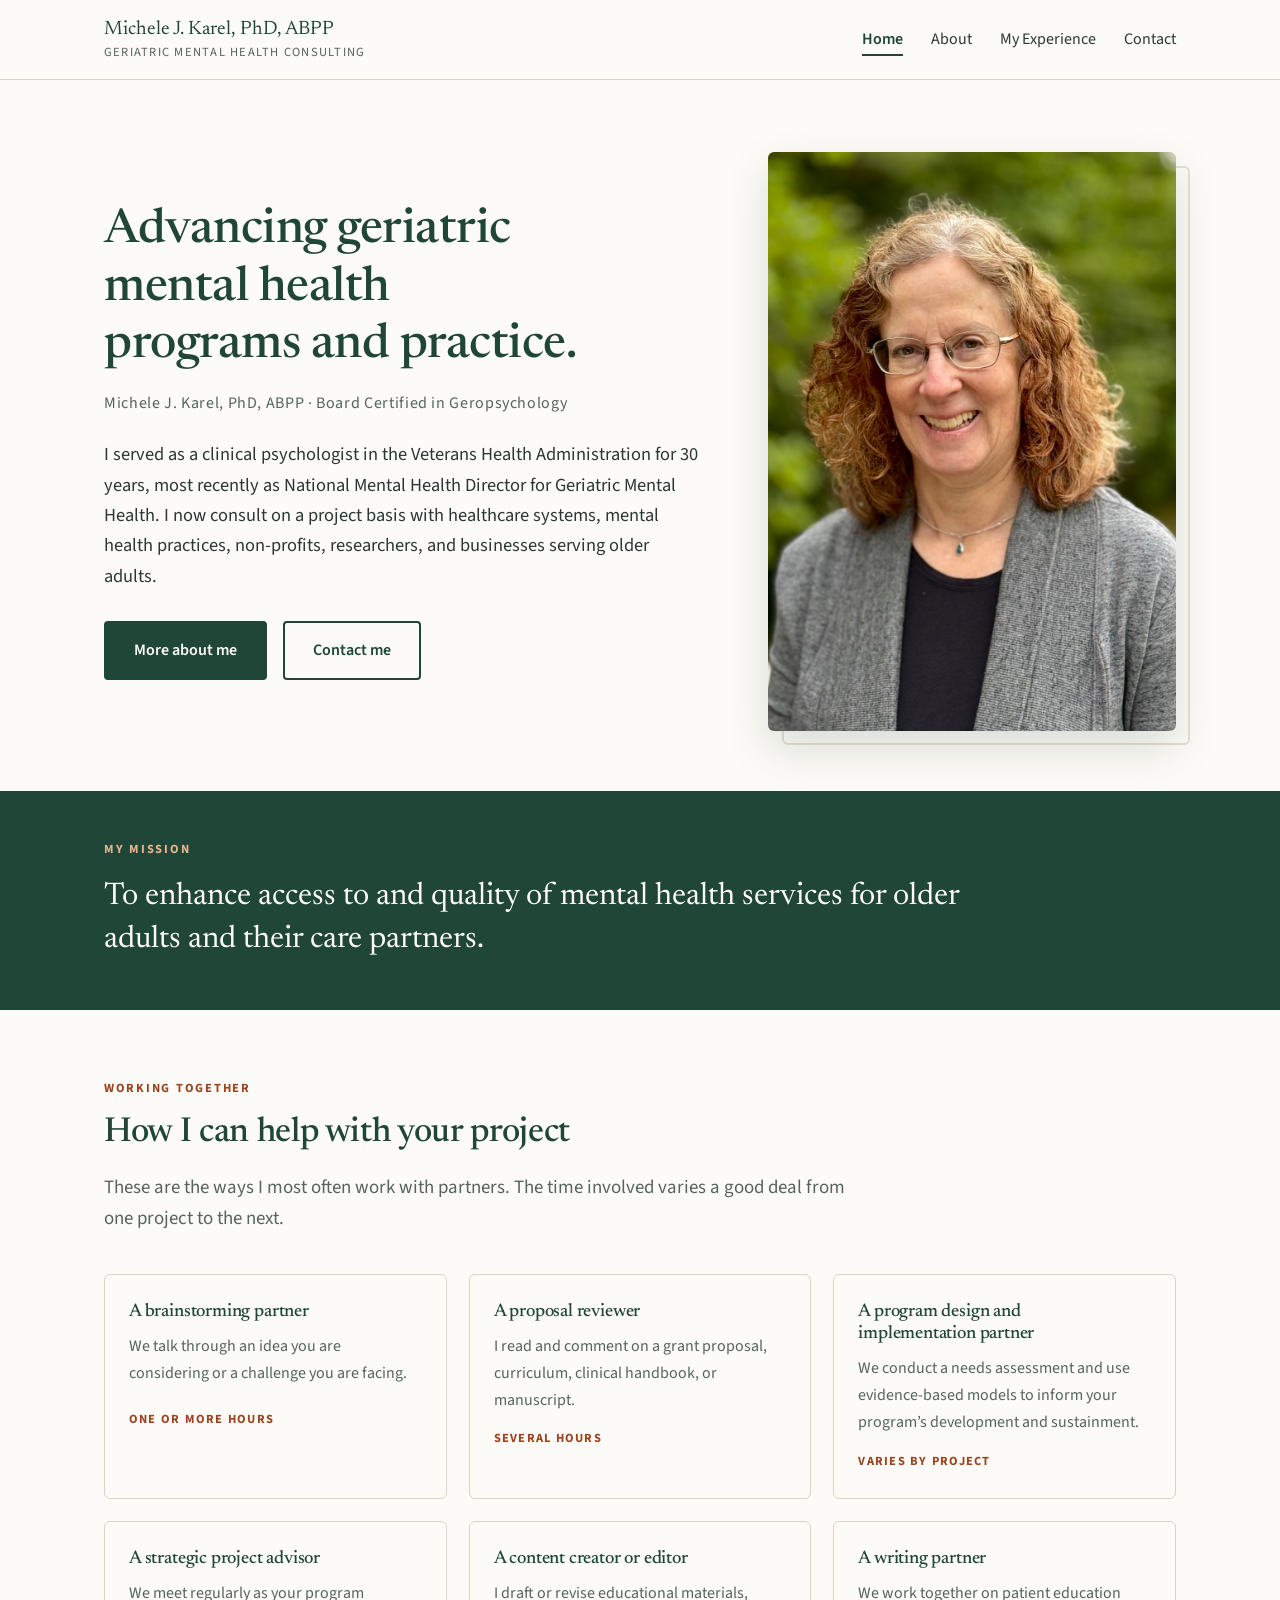
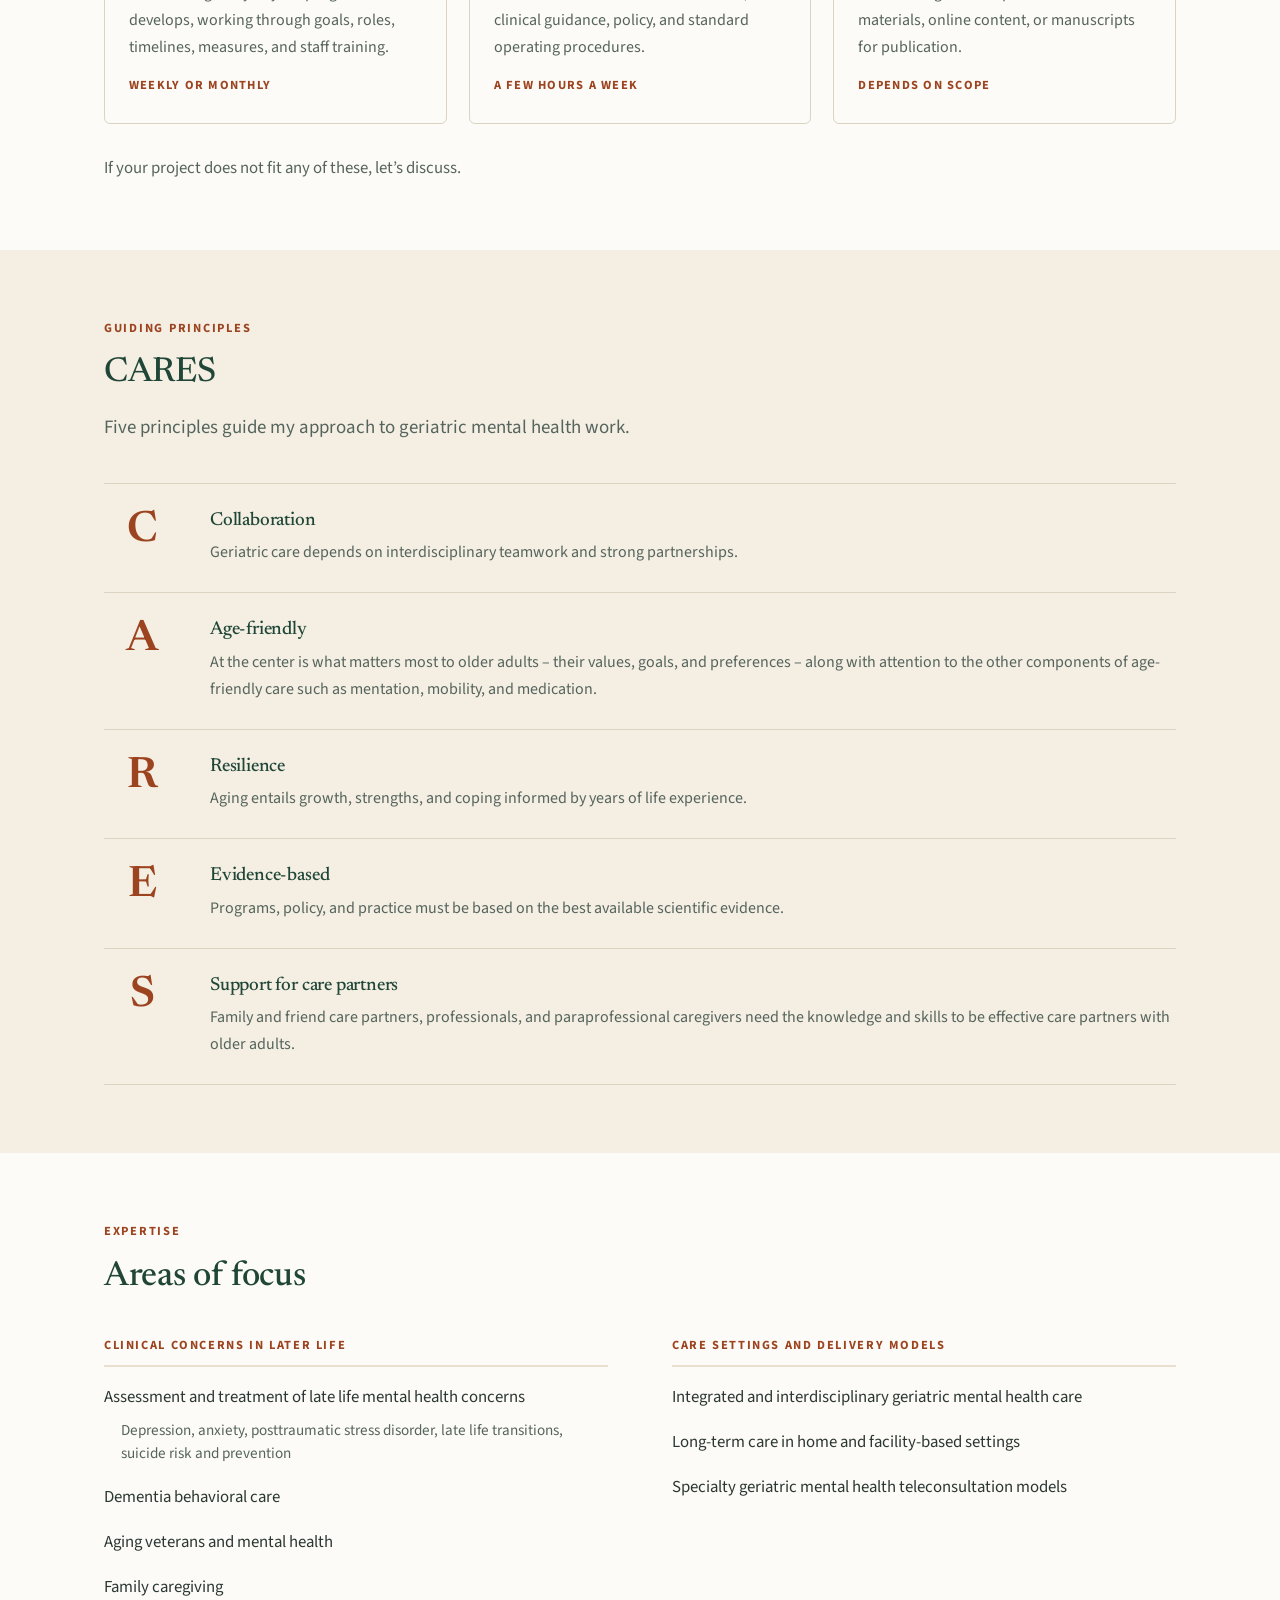
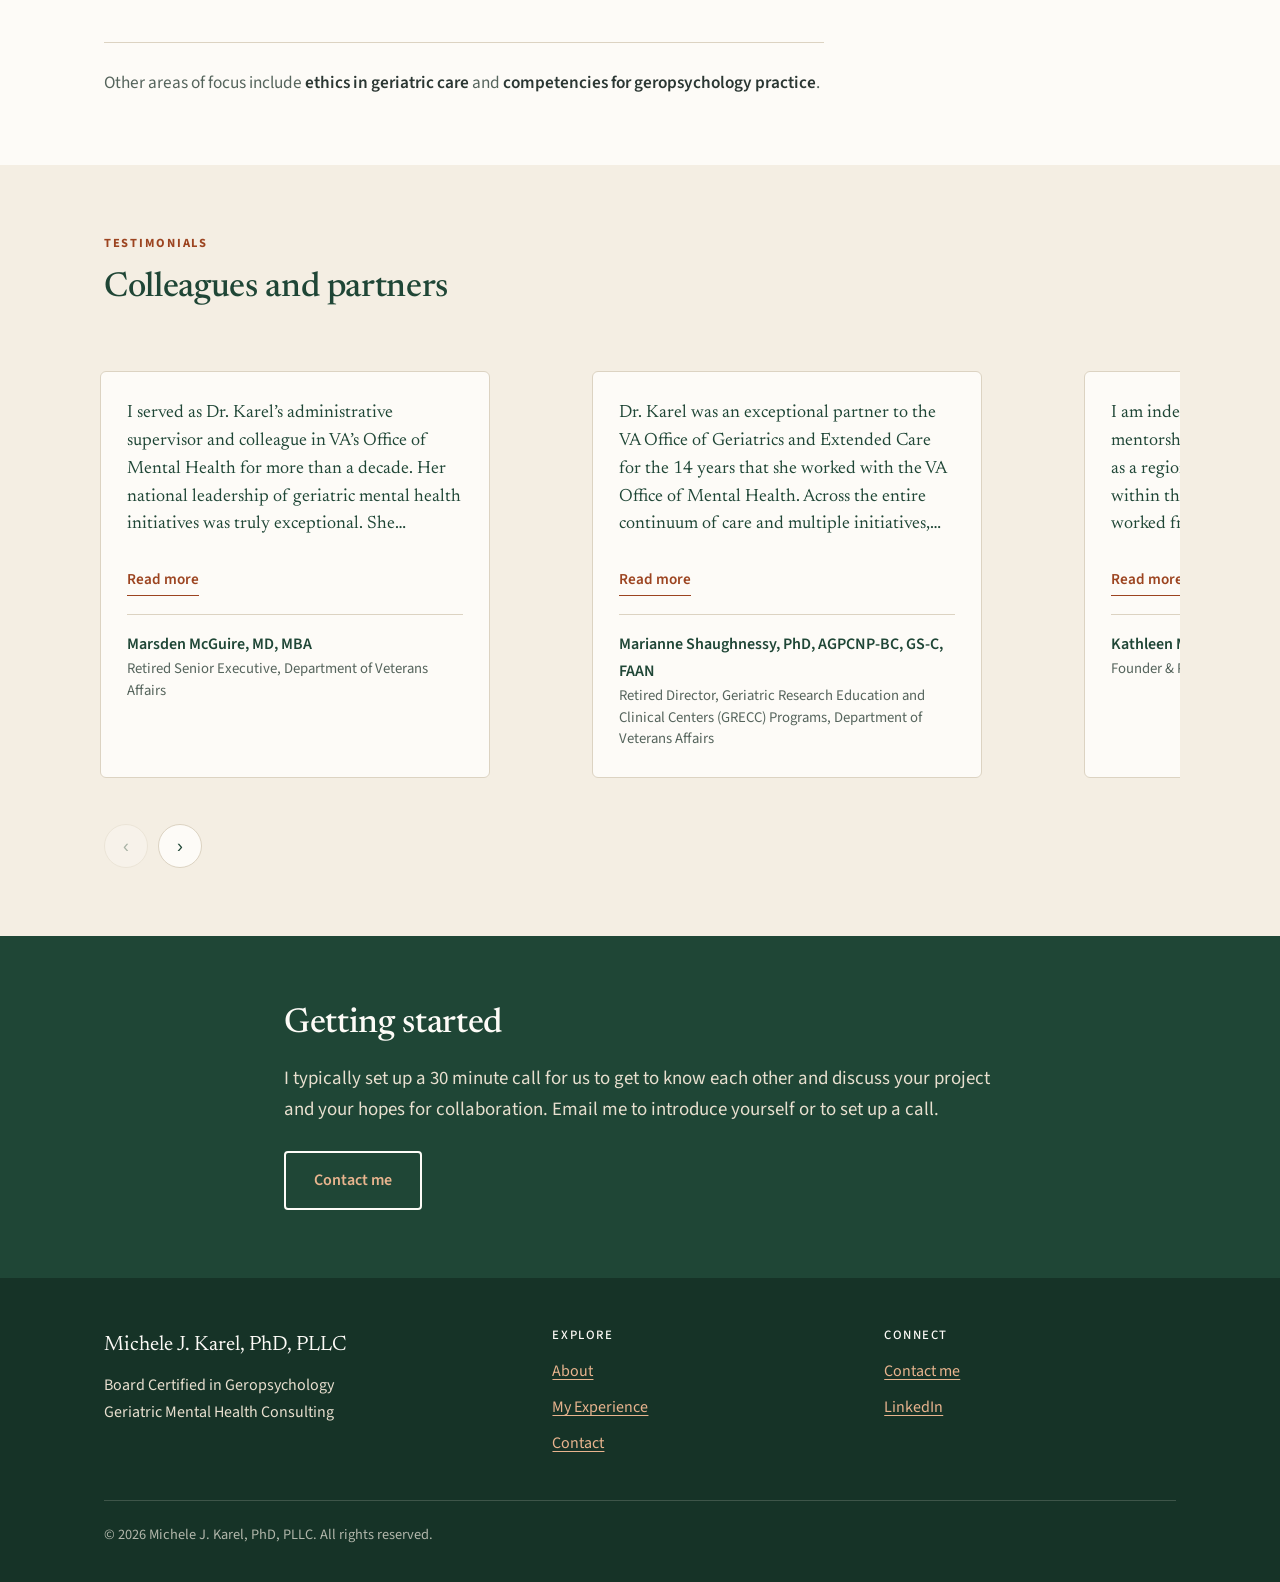
<file: index.html>
<!DOCTYPE html>
<html lang="en">
<head>
<meta charset="utf-8">
<meta name="viewport" content="width=device-width, initial-scale=1">
<title>Michele J. Karel, PhD, ABPP | Geriatric Mental Health Consulting</title>
<meta name="description" content="Board certified clinical geropsychologist and former VHA National Mental Health Director for Geriatric Mental Health. Consulting on a project basis for healthcare systems, mental health practices, non-profits, researchers, and businesses serving older adults.">
<link rel="preconnect" href="https://fonts.googleapis.com">
<link rel="preconnect" href="https://fonts.gstatic.com" crossorigin>
<link href="https://fonts.googleapis.com/css2?family=Newsreader:ital,opsz,wght@0,6..72,400;0,6..72,500;0,6..72,600;1,6..72,400&family=Source+Sans+3:wght@400;600;700&display=swap" rel="stylesheet">
<link rel="stylesheet" href="styles.css">
</head>
<body>
<a class="skip-link" href="#main">Skip to main content</a>

<header class="site-header">
  <div class="wrap">
    <a class="brand" href="index.html">Michele J. Karel, PhD, ABPP<span>Geriatric Mental Health Consulting</span></a>
    <nav class="site-nav" aria-label="Main">
      <ul>
        <li><a href="index.html" aria-current="page">Home</a></li>
        <li><a href="about.html">About</a></li>
        <li><a href="experience.html">My Experience</a></li>
        <li><a href="contact.html">Contact</a></li>
      </ul>
    </nav>
  </div>
</header>

<main id="main">

  <!-- ============ HERO ============ -->
  <section class="hero">
    <div class="wrap">
      <div>
        <h1>Advancing geriatric mental health programs and practice.</h1>
        <p class="credential">Michele J. Karel, PhD, ABPP &middot; Board Certified in Geropsychology</p>
        <p class="tagline">I served as a clinical psychologist in the Veterans Health Administration for 30 years, most recently as National Mental Health Director for Geriatric Mental Health. I now consult on a project basis with healthcare systems, mental health practices, non-profits, researchers, and businesses serving older adults.</p>
        <div class="hero-actions">
          <a class="btn" href="about.html">More about me</a>
          <a class="btn btn-ghost" href="contact.html">Contact me</a>
        </div>
      </div>
      <div class="portrait-frame">
        <img class="portrait" src="assets/michele-portrait.jpg" width="986" height="1400"
             alt="Michele J. Karel, smiling, outdoors in front of green foliage.">
      </div>
    </div>
  </section>

  <!-- ============ MISSION ============ -->
  <section class="band-forest tight">
    <div class="wrap">
      <p class="eyebrow">My mission</p>
      <p class="mission">To enhance access to and quality of mental health services for older adults and their care partners.</p>
    </div>
  </section>

  <!-- ============ HOW I CAN HELP ============ -->
  <section>
    <div class="wrap">
      <div class="section-head">
        <p class="eyebrow">Working together</p>
        <h2>How I can help with your project</h2>
        <p class="lede">These are the ways I most often work with partners. The time involved varies a good deal from one project to the next.</p>
      </div>
      <div class="ways-grid">
        <div class="way">
          <h3>A brainstorming partner</h3>
          <p>We talk through an idea you are considering or a challenge you are facing.</p>
          <p class="effort">One or more hours</p>
        </div>
        <div class="way">
          <h3>A proposal reviewer</h3>
          <p>I read and comment on a grant proposal, curriculum, clinical handbook, or manuscript.</p>
          <p class="effort">Several hours</p>
        </div>
        <div class="way">
          <h3>A program design and implementation partner</h3>
          <p>We conduct a needs assessment and use evidence-based models to inform your program&rsquo;s development and sustainment.</p>
          <p class="effort">Varies by project</p>
        </div>
        <div class="way">
          <h3>A strategic project advisor</h3>
          <p>We meet regularly as your program develops, working through goals, roles, timelines, measures, and staff training.</p>
          <p class="effort">Weekly or monthly</p>
        </div>
        <div class="way">
          <h3>A content creator or editor</h3>
          <p>I draft or revise educational materials, clinical guidance, policy, and standard operating procedures.</p>
          <p class="effort">A few hours a week</p>
        </div>
        <div class="way">
          <h3>A writing partner</h3>
          <p>We work together on patient education materials, online content, or manuscripts for publication.</p>
          <p class="effort">Depends on scope</p>
        </div>
      </div>
      <p class="ways-note">If your project does not fit any of these, let&rsquo;s discuss.</p>
    </div>
  </section>

  <!-- ============ CARES ============ -->
  <section class="band-sand">
    <div class="wrap">
      <div class="section-head">
        <p class="eyebrow">Guiding principles</p>
        <h2>CARES</h2>
        <p class="lede">Five principles guide my approach to geriatric mental health work.</p>
      </div>
      <div class="principles">
        <div class="principle">
          <span class="letter" aria-hidden="true">C</span>
          <div>
            <h3>Collaboration</h3>
            <p>Geriatric care depends on interdisciplinary teamwork and strong partnerships.</p>
          </div>
        </div>
        <div class="principle">
          <span class="letter" aria-hidden="true">A</span>
          <div>
            <h3>Age-friendly</h3>
            <p>At the center is what matters most to older adults &ndash; their values, goals, and preferences &ndash; along with attention to the other components of age-friendly care such as mentation, mobility, and medication.</p>
          </div>
        </div>
        <div class="principle">
          <span class="letter" aria-hidden="true">R</span>
          <div>
            <h3>Resilience</h3>
            <p>Aging entails growth, strengths, and coping informed by years of life experience.</p>
          </div>
        </div>
        <div class="principle">
          <span class="letter" aria-hidden="true">E</span>
          <div>
            <h3>Evidence-based</h3>
            <p>Programs, policy, and practice must be based on the best available scientific evidence.</p>
          </div>
        </div>
        <div class="principle">
          <span class="letter" aria-hidden="true">S</span>
          <div>
            <h3>Support for care partners</h3>
            <p>Family and friend care partners, professionals, and paraprofessional caregivers need the knowledge and skills to be effective care partners with older adults.</p>
          </div>
        </div>
      </div>
    </div>
  </section>

  <!-- ============ EXPERTISE ============ -->
  <section>
    <div class="wrap">
      <div class="section-head">
        <p class="eyebrow">Expertise</p>
        <h2>Areas of focus</h2>
      </div>
      <div class="focus-groups">

        <div class="focus-group">
          <h3>Clinical concerns in later life</h3>
          <ul>
            <li>Assessment and treatment of late life mental health concerns
              <span>Depression, anxiety, posttraumatic stress disorder, late life transitions, suicide risk and prevention</span>
            </li>
            <li>Dementia behavioral care</li>
            <li>Aging veterans and mental health</li>
            <li>Family caregiving</li>
          </ul>
        </div>

        <div class="focus-group">
          <h3>Care settings and delivery models</h3>
          <ul>
            <li>Integrated and interdisciplinary geriatric mental health care</li>
            <li>Long-term care in home and facility-based settings</li>
            <li>Specialty geriatric mental health teleconsultation models</li>
          </ul>
        </div>

      </div>

      <p class="focus-note">Other areas of focus include <strong>ethics in geriatric care</strong> and <strong>competencies for geropsychology practice</strong>.</p>
    </div>
  </section>

  <!-- ============ TESTIMONIALS ============ -->
  <section class="band-sand">
    <div class="wrap">
      <div class="section-head">
        <p class="eyebrow">Testimonials</p>
        <h2>Colleagues and partners</h2>
      </div>
      <div class="testi-scroll" id="testi" tabindex="0" role="region" aria-label="Testimonials, scrollable">
        <figure class="quote">
          <blockquote>I served as Dr. Karel&rsquo;s administrative supervisor and colleague in VA&rsquo;s Office of Mental Health for more than a decade. Her national leadership of geriatric mental health initiatives was truly exceptional. She implemented many highly impactful and innovative programs. She supported thousands of clinicians across multiple communities of practice through a deep understanding of veteran and clinicians&rsquo; needs and by developing and disseminating extensive clinical and administrative resources. She has a special gift for collaboration which she employed within and outside VA, enabling her to make a significant and lasting impact on access to high quality mental health care for older Veterans.</blockquote>
          <figcaption class="who">
            <strong>Marsden McGuire, MD, MBA</strong>
            <span>Retired Senior Executive, Department of Veterans Affairs</span>
          </figcaption>
        </figure>

        <figure class="quote">
          <blockquote>Dr. Karel was an exceptional partner to the VA Office of Geriatrics and Extended Care for the 14 years that she worked with the VA Office of Mental Health. Across the entire continuum of care and multiple initiatives, she was our go-to geriatric mental health expert. I could always count on the depth and breadth of her knowledge, her thoughtfulness and judgment, and the kindness and compassion which she brought to every challenge and opportunity.</blockquote>
          <figcaption class="who">
            <strong>Marianne Shaughnessy, PhD, AGPCNP-BC, GS-C, FAAN</strong>
            <span>Retired Director, Geriatric Research Education and Clinical Centers (GRECC) Programs, Department of Veterans Affairs</span>
          </figcaption>
        </figure>

        <figure class="quote">
          <blockquote>I am indebted to Dr. Karel for her mentorship and support in my development as a regional and national program leader within the VA healthcare system, where I worked from 2012 to 2025. She was instrumental in supporting my work as a STAR-VA program consultant and lead developer and disseminator of the Behavioral Recovery Outreach Team program. Dr. Karel helped me think strategically, navigate systemic challenges with persistence and professionalism, and develop confidence in my own voice as a leader within a complex organization. I continue to value her as one of my most trusted sources of advice, consultation, and support, and remain deeply grateful for her enduring impact on my career.</blockquote>
          <figcaption class="who">
            <strong>Kathleen Matthews, PhD</strong>
            <span>Founder &amp; Psychologist, Perennial Pathways</span>
          </figcaption>
        </figure>

        <figure class="quote">
          <blockquote>Dr. Karel was one of my geropsychology supervisors during my psychology internship year and, 25 years later, we continue to collaborate on professional service and innovative projects. Most recently, I sought her as a consulting subject matter expert in our efforts to create an on-line course for direct care workers. As expected, her contributions were outstanding and helped us to create an exceptional product. She raises important questions for the entire team, understands how to direct education to a target audience, and is a delightful partner.</blockquote>
          <figcaption class="who">
            <strong>Erin Emery-Tiburcio, PhD, ABPP</strong>
            <span>Professor, Psychiatry &amp; Behavioral Sciences and Geriatric Medicine; Co-Director, Rush Center for Excellence in Aging, Rush University Medical Center</span>
          </figcaption>
        </figure>


        <figure class="quote">
          <blockquote>I was honored to serve as Dr. Karel&rsquo;s primary mentor during her geropsychology postdoctoral fellowship year. Since that time, I have been truly delighted to collaborate with her on a number of professional service, research, and writing projects, primarily related to the Pikes Peak geropsychology competencies and geropsychology training and supervision. I value her smarts, insights, organizational abilities, excellent writing and editing skills, and kindness.</blockquote>
          <figcaption class="who">
            <strong>Gregory A. Hinrichsen, PhD, ABPP</strong>
            <span>Clinical Professor of Geriatrics &amp; Palliative Medicine, Icahn School of Medicine at Mount Sinai</span>
          </figcaption>
        </figure>

      </div>
      <div class="testi-nav">
        <button class="testi-btn" type="button" data-dir="-1" aria-controls="testi" aria-label="Previous testimonial">&#8249;</button>
        <button class="testi-btn" type="button" data-dir="1" aria-controls="testi" aria-label="Next testimonial">&#8250;</button>
      </div>
    </div>
  </section>

  <!-- ============ GETTING STARTED ============ -->
  <section class="band-forest">
    <div class="wrap narrow">
      <h2>Getting started</h2>
      <p class="lede">I typically set up a 30 minute call for us to get to know each other and discuss your project and your hopes for collaboration. Email me to introduce yourself or to set up a call.</p>
      <p style="margin-top:26px"><a class="btn btn-light" href="contact.html">Contact me</a></p>
    </div>
  </section>

</main>

<footer class="site-footer">
  <div class="wrap">
    <div class="cols">
      <div>
        <p class="name">Michele J. Karel, PhD, PLLC</p>
        <p>Board Certified in Geropsychology<br>Geriatric Mental Health Consulting</p>
      </div>
      <div>
        <h4>Explore</h4>
        <ul>
          <li><a href="about.html">About</a></li>
          <li><a href="experience.html">My Experience</a></li>
          <li><a href="contact.html">Contact</a></li>
        </ul>
      </div>
      <div>
        <h4>Connect</h4>
        <ul>
          <li><a href="contact.html">Contact me</a></li>
          <li><a href="https://www.linkedin.com/in/michele-karel-85b91113/">LinkedIn</a></li>
        </ul>
      </div>
    </div>
    <p class="fine">&copy; 2026 Michele J. Karel, PhD, PLLC. All rights reserved.</p>
  </div>
</footer>
<script>
(function () {
  var strip = document.getElementById('testi');
  if (!strip) return;
  var cards = Array.prototype.slice.call(strip.querySelectorAll('.quote'));
  if (!cards.length) return;
  var btns = Array.prototype.slice.call(document.querySelectorAll('.testi-btn'));
  var reduce = window.matchMedia('(prefers-reduced-motion: reduce)');

  function offsetOf(card) {
    return strip.scrollLeft + card.getBoundingClientRect().left - strip.getBoundingClientRect().left;
  }
  function nearestIndex() {
    var here = strip.scrollLeft, best = 0, bestDist = Infinity;
    cards.forEach(function (c, i) {
      var d = Math.abs(offsetOf(c) - here);
      if (d < bestDist) { bestDist = d; best = i; }
    });
    return best;
  }

  // Scroll snapping re-snaps on every frame of a programmatic scroll, which
  // drags an animation back to where it started. Suspend it while we animate,
  // then restore it once we have landed on a card.
  var anim = null;
  function glideTo(target) {
    target = Math.max(0, Math.min(strip.scrollWidth - strip.clientWidth, target));
    if (anim) { cancelAnimationFrame(anim); anim = null; }
    if (reduce.matches) { strip.scrollLeft = target; sync(); return; }
    strip.style.scrollSnapType = 'none';
    var from = strip.scrollLeft, delta = target - from, t0 = null, dur = 380;
    function step(ts) {
      if (t0 === null) t0 = ts;
      var p = Math.min(1, (ts - t0) / dur);
      var e = p < 0.5 ? 4 * p * p * p : 1 - Math.pow(-2 * p + 2, 3) / 2;
      strip.scrollLeft = from + delta * e;
      if (p < 1) {
        anim = requestAnimationFrame(step);
      } else {
        anim = null;
        strip.scrollLeft = target;
        strip.style.scrollSnapType = '';
        sync();
      }
    }
    anim = requestAnimationFrame(step);
  }

  function sync() {
    var atStart = strip.scrollLeft <= offsetOf(cards[0]) + 2;
    var atEnd = strip.scrollLeft >= strip.scrollWidth - strip.clientWidth - 2;
    btns.forEach(function (b) {
      b.disabled = (b.dataset.dir === '-1') ? atStart : atEnd;
    });
  }

  btns.forEach(function (b) {
    b.addEventListener('click', function () {
      var i = nearestIndex() + Number(b.dataset.dir);
      i = Math.max(0, Math.min(cards.length - 1, i));
      glideTo(offsetOf(cards[i]));
    });
  });

  // Long quotes make the section a wall of text, so clamp each one and offer
  // a toggle. Only quotes that actually overflow get a button.
  function setupClamps() {
    cards.forEach(function (card) {
      var quote = card.querySelector('blockquote');
      var btn = card.querySelector('.quote-more');
      card.classList.add('is-clamped');
      if (card.classList.contains('is-open')) return;
      var overflows = quote.scrollHeight - quote.clientHeight > 4;
      if (overflows && !btn) {
        btn = document.createElement('button');
        btn.type = 'button';
        btn.className = 'quote-more';
        btn.textContent = 'Read more';
        btn.setAttribute('aria-expanded', 'false');
        btn.addEventListener('click', function () {
          var open = card.classList.toggle('is-open');
          btn.textContent = open ? 'Show less' : 'Read more';
          btn.setAttribute('aria-expanded', String(open));
          sync();
        });
        quote.insertAdjacentElement('afterend', btn);
      } else if (!overflows && btn) {
        btn.remove();
      }
    });
  }
  setupClamps();
  window.addEventListener('resize', setupClamps);

  strip.addEventListener('scroll', function () { if (!anim) sync(); }, { passive: true });
  window.addEventListener('resize', sync);
  sync();
})();
</script>
</body>
</html>
</file>
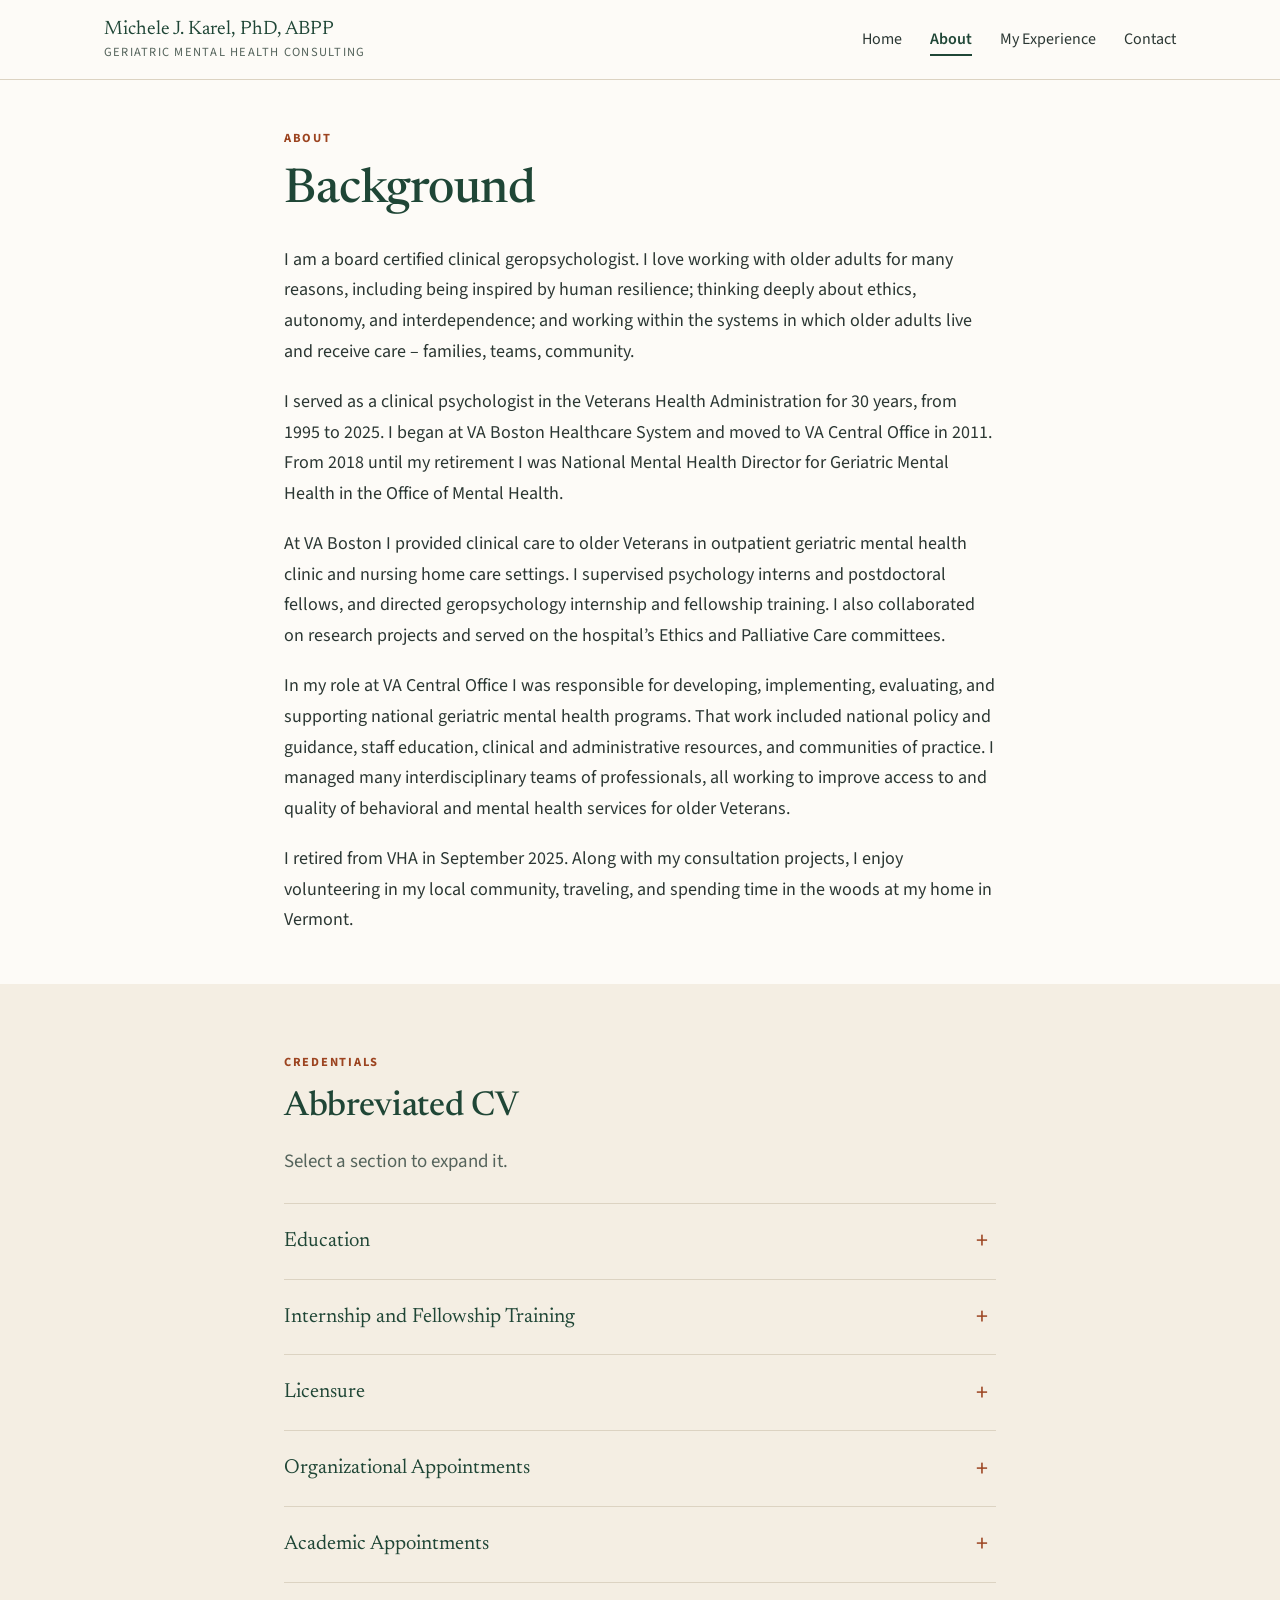
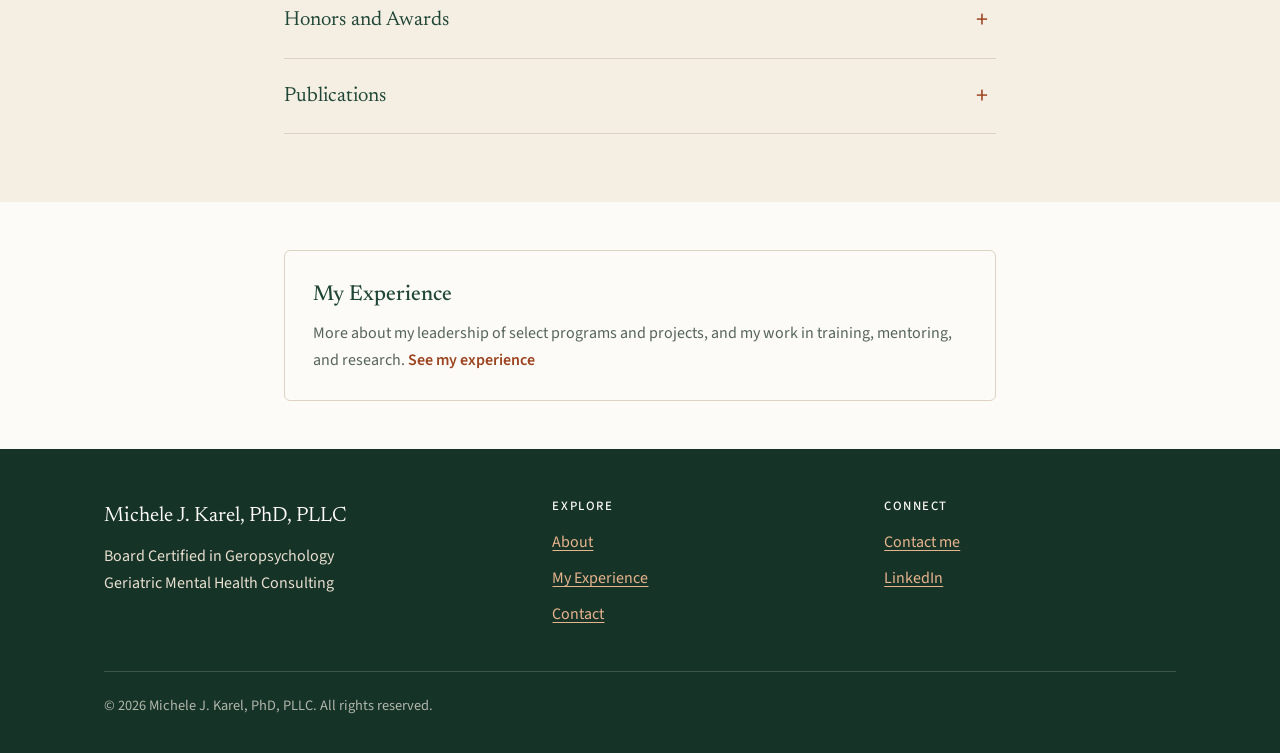
<file: about.html>
<!DOCTYPE html>
<html lang="en">
<head>
<meta charset="utf-8">
<meta name="viewport" content="width=device-width, initial-scale=1">
<title>About | Michele J. Karel, PhD, ABPP</title>
<meta name="description" content="Thirty years as a clinical psychologist in the Veterans Health Administration, most recently as National Mental Health Director for Geriatric Mental Health. Includes an abbreviated CV.">
<link rel="preconnect" href="https://fonts.googleapis.com">
<link rel="preconnect" href="https://fonts.gstatic.com" crossorigin>
<link href="https://fonts.googleapis.com/css2?family=Newsreader:ital,opsz,wght@0,6..72,400;0,6..72,500;0,6..72,600;1,6..72,400&family=Source+Sans+3:wght@400;600;700&display=swap" rel="stylesheet">
<link rel="stylesheet" href="styles.css">
</head>
<body>
<a class="skip-link" href="#main">Skip to main content</a>

<header class="site-header">
  <div class="wrap">
    <a class="brand" href="index.html">Michele J. Karel, PhD, ABPP<span>Geriatric Mental Health Consulting</span></a>
    <nav class="site-nav" aria-label="Main">
      <ul>
        <li><a href="index.html">Home</a></li>
        <li><a href="about.html" aria-current="page">About</a></li>
        <li><a href="experience.html">My Experience</a></li>
        <li><a href="contact.html">Contact</a></li>
      </ul>
    </nav>
  </div>
</header>

<main id="main">

  <section class="tight">
    <div class="wrap narrow">
      <p class="eyebrow">About</p>
      <h1>Background</h1>

      <p>I am a board certified clinical geropsychologist. I love working with older adults for many reasons, including being inspired by human resilience; thinking deeply about ethics, autonomy, and interdependence; and working within the systems in which older adults live and receive care &ndash; families, teams, community.</p>

      <p>I served as a clinical psychologist in the Veterans Health Administration for 30 years, from 1995 to 2025. I began at VA Boston Healthcare System and moved to VA Central Office in 2011. From 2018 until my retirement I was National Mental Health Director for Geriatric Mental Health in the Office of Mental Health.</p>

      <p>At VA Boston I provided clinical care to older Veterans in outpatient geriatric mental health clinic and nursing home care settings. I supervised psychology interns and postdoctoral fellows, and directed geropsychology internship and fellowship training. I also collaborated on research projects and served on the hospital&rsquo;s Ethics and Palliative Care committees.</p>

      <p>In my role at VA Central Office I was responsible for developing, implementing, evaluating, and supporting national geriatric mental health programs. That work included national policy and guidance, staff education, clinical and administrative resources, and communities of practice. I managed many interdisciplinary teams of professionals, all working to improve access to and quality of behavioral and mental health services for older Veterans.</p>

      <p>I retired from VHA in September 2025. Along with my consultation projects, I enjoy volunteering in my local community, traveling, and spending time in the woods at my home in Vermont.</p>
    </div>
  </section>

  <!-- ============ ABBREVIATED CV (accordion) ============ -->
  <section class="band-sand">
    <div class="wrap narrow">
      <div class="section-head" style="margin-bottom:26px">
        <p class="eyebrow">Credentials</p>
        <h2>Abbreviated CV</h2>
        <p class="lede">Select a section to expand it.</p>
      </div>

      <details class="cv-acc">
        <summary>Education</summary>
        <div class="acc-body">
          <ul class="cv-list">
            <li><span class="when">1994</span><span class="what"><strong>PhD, Clinical Psychology</strong><span>University of Southern California</span></span></li>
            <li><span class="when">1991</span><span class="what"><strong>MA, Clinical Psychology</strong><span>University of Southern California</span></span></li>
            <li><span class="when">1987</span><span class="what"><strong>AB, Psychology, summa cum laude</strong><span>Princeton University</span></span></li>
          </ul>
        </div>
      </details>

      <details class="cv-acc">
        <summary>Internship and Fellowship Training</summary>
        <div class="acc-body">
          <ul class="cv-list">
            <li><span class="when">1995</span><span class="what"><strong>Research Fellow, Summer Institute in Research on Aging</strong><span>National Institute on Aging / Brookdale Foundation</span></span></li>
            <li><span class="when">1994&ndash;1995</span><span class="what"><strong>Postdoctoral Fellow, Clinical Geropsychology</strong><span>Zucker Hillside Hospital, North Shore&ndash;LIJ Health System</span></span></li>
            <li><span class="when">1993&ndash;1994</span><span class="what"><strong>Predoctoral Intern, Clinical Psychology</strong><span>Yale University School of Medicine</span></span></li>
          </ul>
        </div>
      </details>

      <details class="cv-acc">
        <summary>Licensure</summary>
        <div class="acc-body">
          <ul class="cv-list">
            <li><span class="when">2014&ndash;</span><span class="what"><strong>Psychologist, Doctorate</strong><span>State of Vermont, Board of Psychological Examiners</span></span></li>
          </ul>
        </div>
      </details>

      <details class="cv-acc">
        <summary>Organizational Appointments</summary>
        <div class="acc-body">
          <ul class="cv-list">
            <li><span class="when">2018&ndash;2025</span><span class="what"><strong>National Mental Health Director, Geriatric Mental Health</strong><span>Office of Mental Health, VA Central Office, Department of Veterans Affairs, Washington, DC. Retired September 2025.</span></span></li>
            <li><span class="when">2018</span><span class="what"><strong>Deputy Director, Geriatric Mental Health</strong><span>Office of Mental Health and Suicide Prevention, VA Central Office</span></span></li>
            <li><span class="when">2013&ndash;2018</span><span class="what"><strong>Psychogeriatrics Coordinator</strong><span>Mental Health Services / Office of Mental Health and Suicide Prevention, VA Central Office</span></span></li>
            <li><span class="when">2011&ndash;2013</span><span class="what"><strong>Coordinator, Home Based Primary Care Mental Health Initiative</strong><span>Mental Health Services, VA Central Office</span></span></li>
            <li><span class="when">1998&ndash;2011</span><span class="what"><strong>Director, Clinical Geropsychology Training</strong><span>VA Boston Healthcare System, Brockton, MA</span></span></li>
            <li><span class="when">1995&ndash;2011</span><span class="what"><strong>Staff Psychologist</strong><span>VA Boston Healthcare System, Brockton, MA</span></span></li>
          </ul>
        </div>
      </details>

      <details class="cv-acc">
        <summary>Academic Appointments</summary>
        <div class="acc-body">
          <ul class="cv-list">
            <li><span class="when">2010&ndash;2013</span><span class="what"><strong>Associate Professor</strong><span>Harvard Medical School, Boston, MA</span></span></li>
            <li><span class="when">2002&ndash;2010</span><span class="what"><strong>Assistant Professor</strong><span>Harvard Medical School, Boston, MA</span></span></li>
            <li><span class="when">1995&ndash;2002</span><span class="what"><strong>Instructor in Psychology</strong><span>Harvard Medical School, Boston, MA</span></span></li>
          </ul>
        </div>
      </details>

      <details class="cv-acc">
        <summary>Honors and Awards</summary>
        <div class="acc-body">
          <ul class="cv-list">
            <li><span class="when">2025</span><span class="what"><strong>Antonette Zeiss Distinguished Leadership Award</strong><span>Association of VA Psychologist Leaders</span></span></li>
            <li><span class="when">2025</span><span class="what"><strong>Committee on Aging (CONA) Award for the Advancement of Psychology and Aging</strong><span>American Psychological Association</span></span></li>
            <li><span class="when">2023</span><span class="what"><strong>Geropsychology Board Award</strong><span>American Board of Professional Psychology</span></span></li>
            <li><span class="when">2017</span><span class="what"><strong>M. Powell Lawton Award for Distinguished Contributions to Clinical Geropsychology</strong><span>Society of Clinical Geropsychology, APA</span></span></li>
            <li><span class="when">2014</span><span class="what"><strong>Board Certification in Geropsychology</strong><span>American Board of Professional Psychology (ABPP)</span></span></li>
            <li><span class="when">2010</span><span class="what"><strong>Distinguished Clinical Mentorship Award</strong><span>Society of Clinical Geropsychology, APA</span></span></li>
            <li><span class="when">2007</span><span class="what"><strong>Nga B. Pham Memorial Award for Excellence in Clinical Psychology Training</strong><span>VA Boston Healthcare System</span></span></li>
          </ul>
        </div>
      </details>

      <details class="cv-acc">
        <summary>Publications</summary>
        <div class="acc-body">
          <p style="color:var(--muted);font-size:1rem;margin-bottom:24px">Organized by area of contribution, with five illustrative citations each. Expand any area for the complete list.</p>
        <div class="pub-area">
          <h4>Aging and mental health, including among Veterans</h4>
<ul class="pubs">
          <li>Karel MJ, Ogland-Hand S, Gatz M. Assessing and treating late life depression: A case book and resource guide. 2002; New York: Basic Books.</li>
          <li>Karel MJ, Gatz M, Smyer M. Aging and mental health in the decade ahead: What psychologists need to know. American Psychologist 2012; 67:184-198. doi: <a href="https://doi.org/10.1037/a0025393">10.1037/a0025393</a></li>
          <li>Spiro III A, Karel MJ. Aging veterans. In BA Moore &amp; JE Barnett (Eds.), Military psychologists desk reference. Oxford University Press, 2013:311-316.</li>
          <li>Cooper SA., Szymanski BR, Karel MJ, Katz IR, &amp; McCarthy JF. Suicide among veterans receiving Veterans Health Administration Home Based Primary Care and following discharge from Community Living Centers. Suicide and Life-Threatening Behavior 2021;51:1055-1066. doi: <a href="https://doi.org/10.1111/sltb.12780">10.1111/sltb.12780</a></li>
          <li>Karel MJ, Wray LO, Adler G, Hannum A, Luci K, Brady LA, McGuire MH. Mental health needs of aging veterans: Recent evidence and clinical recommendations. Clinical Gerontologist 2022; 45:252–271. doi: <a href="https://doi.org/10.1080/07317115.2020.1716910">10.1080/07317115.2020.1716910</a>.</li>
        </ul>
        <details class="more">
          <summary>18 additional publications in this area</summary>
          <div><ul class="pubs">
            <li>Gatz M, Karel MJ, Wolkenstein B. Survey of providers of psychological services to older adults.  Professional Psychology: Research and Practice 1991;22:413-415. doi: <a href="https://doi.org/10.1037/0735-7028.22.5.413">10.1037/0735-7028.22.5.413</a></li>
            <li>Gatz M, Karel MJ. Individual change in perceived control over twenty years.  International Journal of Behavioral Development 1993;16:305-322. doi: <a href="https://doi.org/10.1177/016502549301600210">10.1177/016502549301600210</a></li>
            <li>Gatz M, Reynolds C, Nikolic J, Lowe B, Karel M, Pedersen N.  An empirical test of telephone screening to identify potential dementia cases. International Psychogeriatrics 1995;7:429-437. doi: <a href="https://doi.org/10.1017/s1041610295002194">10.1017/s1041610295002194</a></li>
            <li>Gatz M, Kasl-Godley J, Karel MJ. Aging and mental disorders. In: Birren JE &amp;Schaie KW, eds. Handbook of the psychology of aging, 4th edition. San Diego: Academic Press, 1996:365-382.</li>
            <li>Karel MJ. Aging and depression: Vulnerability and stress across adulthood. Clinical Psychology Review 1997; 17:847-879. doi: <a href="https://doi.org/10.1016/s0272-7358(97)00053-6">10.1016/s0272-7358(97)00053-6</a>.</li>
            <li>Karel MJ, Hinrichsen G. Treatment of depression in late life: Psychotherapeutic interventions. Clinical Psychology Review 2000;20:707-729. doi: <a href="https://doi.org/10.1016/s0272-7358(99)00065-3">10.1016/s0272-7358(99)00065-3</a>.</li>
            <li>Karel MJ, Lynch B, Moye J. Patterns of lifetime alcohol use in a clinical sample of older male veterans. Clinical Gerontologist 2000; 22:55-71. doi: <a href="https://doi.org/10.1300/J018v22n01_06">10.1300/J018v22n01_06</a></li>
            <li>Karel MJ, Moye J. Assessing depression in medically ill elderly veterans: Item-scale properties across and within racial groups. Journal of Mental Health and Aging 2002; 8:121-138. doi: <a href="https://doi.org/10.1891/1098-1111.8.2.121">10.1891/1098-1111.8.2.121</a></li>
            <li>Davis MJ, Moye J, Karel MJ. Mental health screening of older adults in primary care. Journal of Mental Health and Aging 2002; 8:139-149. doi: <a href="https://doi.org/10.1891/1098-1111.8.2.139">10.1891/1098-1111.8.2.139</a></li>
            <li>Karel MJ. Ethical issues. In E Rosowsky, J Casciani&amp; M Arnold (Eds.) Geropsychology and long term care: A practitioner’s guide. New York: Springer, 2008:111-123.</li>
            <li>Pachana NA, Knight B, Karel MJ, Beck JS. Training of geriatric mental health providers in CBT interventions for older adults. In D Gallagher-Thompson, L Thompson, A Steffen (Eds.), Cognitive behavioral therapy for older adults. New York, NY: Springer, 2008:295-308.</li>
            <li>Gordon BH, Karel MJ. Psychological assessment of veterans in Home Based Primary Care. In S Bush (Ed). Psychological assessment of veterans.  Oxford University Press, 2014:127-158</li>
            <li>Karel MJ, and Mulligan EA. Mental health and aging. In: HS Friedman (Editor in Chief), Encyclopedia of Mental Health, 2nd edition, Vol 3. Waltham, MA: Academic Press, 2016:82-90.</li>
            <li>Pachana NA, Karel MJ. History of clinical geropsychology.  In NA Pachana (Ed), Encyclopedia of Geropsychology, Springer, 2017:1055-1068.</li>
            <li>Beaudreau SA, Karel MJ, Funderburk JS, Nezu AM, Nezu CM, Aspnes A, Wetherell, JL. Problem-solving training for Veterans in home based primary care: An evaluation of intervention effectiveness. International Psychogeriatrics 2022;34:165-176.doi: <a href="https://doi.org/10.1017/S104161022000397X">10.1017/S104161022000397X</a>.</li>
            <li>Shead VL, Karel MJ, Trevino KM. Building on the legacy of Michael Duffy: A call to address aging as an important part of diversity. Clinical Psychology: Science and Practice 2021; 28:263–266. doi: <a href="https://doi.org/10.1037/cps0000027">10.1037/cps0000027</a></li>
            <li>Morin RT, Li Y, Karel MJ, Consolino T, Hwong A, Clark R, Byers AL. Comorbidity profiles in older patients last seen by mental health prior to suicide attempt. Aging Ment Health. 2024;26:551-556. doi: <a href="https://doi.org/10.1080/13607863.2023.2228228">10.1080/13607863.2023.2228228</a></li>
            <li>Reis DJ, Hostetter TA, Forster JE, Matarazzo B, Karel MJ, Bahraini NH. Universal suicide risk screening outcomes in the Veterans Health Administration and the interaction between veteran sex and age. J Affect Disord. 2026;410:121977. doi: <a href="https://doi.org/10.1016/j.jad.2026.121977">10.1016/j.jad.2026.121977</a></li>
          </ul></div>
        </details>
        </div>
        <div class="pub-area">
          <h4>Integrated geriatric mental health and person-centered dementia care</h4>
<ul class="pubs">
          <li>Terry DT, Gordon BH, Steadman-Wood P, Karel MJ. A peer mentorship program for mental health professionals in Veterans Health Administration Home-Based Primary Care, Clinical Gerontologist. 2017:40:97-105, doi: <a href="https://doi.org/10.1080/07317115.2016.1255691">10.1080/07317115.2016.1255691</a></li>
          <li>Mavandadi S., Wetherell JL, Barker MD, Steadman-Wood PL, Harrington PJ, Karel MJ. Home-Based Primary Care mental health integration in the Veterans Health Administration: An updated evaluation of practice patterns. Psychological Services. 2023;20:723-733.doi:0.1037/ser0000710.</li>
          <li>Curyto, K, Wray LO, Sullivan JL, McConnell E, Jedele JM, Minor L, Karel M.  Implementation lessons learned: Distress behaviors in dementia intervention in Veterans Health Administration. The Gerontologist, 2024;64(2). doi: <a href="https://doi.org/10.1093/geront/gnad060">10.1093/geront/gnad060</a>.</li>
          <li>Curyto K, Page KS, Macdonald E, Szymanski BR, Karel MJ. Community living center-mental health integration in the Veterans Health Administration: Evaluation of practice patterns. Psychol Serv. 2026;23(3):462-478. doi: <a href="https://doi.org/10.1037/ser0001029">10.1037/ser0001029</a></li>
          <li>Yarns BC, Curyto KJ, Aggarwal R, Khatkhate G, Padala PR, Karel MJ. Ask-the-Expert Geriatric Psychiatry: A VHA email consultation program to support clinicians.  Federal Practitioner, 2026;43:S1-S6. doi: <a href="https://doi.org/10.12788/fp.0679">10.12788/fp.0679</a></li>
        </ul>
        <details class="more">
          <summary>16 additional publications in this area</summary>
          <div><ul class="pubs">
            <li>Karel MJ, Moye J. The ethics of dementia caregiving. In SM LoboPrabhu, V Molinari, and JW Lomax (Eds), Caregiving in dementia: A guide for health care professionals. Baltimore: The Johns Hopkins University Press, 2006:261-284</li>
            <li>McDaniel S, Grus C, Johnson S, …Karel MJ…et al. Competencies for psychology practice in primary care. American Psychologist 2014; 69:409-429. doi: <a href="https://doi.org/10.1037/a0036072">10.1037/a0036072</a></li>
            <li>Wiechers IR, Karel MJ, Hoff R, Karlin BE.  Growing use of mental and general health care services among older veterans with mental illness.  Psychiatric Services 2015; 66:1242–1244; doi: <a href="https://doi.org/10.1176/appi.ps.201400370">10.1176/appi.ps.201400370</a>.</li>
            <li>Karel MJ, Teri L, McConnell E, Visnic S, Karlin BE. Effectiveness of expanded implementation of STAR-VA for managing dementia-related behaviors among Veterans. The Gerontologist 2016; 56:126-34. doi: <a href="https://doi.org/10.1093/geront/gnv068">10.1093/geront/gnv068</a>.</li>
            <li>McConnell ES, Karel MJ. Improving management of behavioral and psychological symptoms of dementia in acute care: Evidence and lessons learned from across the care spectrum. Nursing Administration Quarterly 2016; 40:244-254. doi: <a href="https://doi.org/10.1097/NAQ.0000000000000167">10.1097/NAQ.0000000000000167</a></li>
            <li>Terry DT, Gordon BH, Steadman-Wood P, Karel MJ. A peer mentorship program for mental health professionals in Veterans Health Administration Home-Based Primary Care, Clinical Gerontologist. 2017:40:97-105. doi: <a href="https://doi.org/10.1080/07317115.2016.1255691">10.1080/07317115.2016.1255691</a></li>
            <li>Curyto KJ, McCurry SM, Luci K, Karlin BE, Teri L, Karel MJ. Managing challenging behaviors of dementia among veterans: Identifying and changing activators and consequences using STAR-VA. Journal of Gerontological Nursing. 2017:43(2): 33-43. doi: <a href="https://doi.org/10.3928/00989134-20161208-01">10.3928/00989134-20161208-01</a></li>
            <li>Samus QM, Black BS, Bovenkamp D, Buckley M, Callahan C, Davis K., …Karel MJ ... Lyketsos CG. Home is where the future is: The brightfocus foundation consensus panel on dementia care. Alzheimer&#x27;s &amp; Dementia: The Journal of The Alzheimer&#x27;s Association [serial online). November 21, 2017. doi: <a href="https://doi.org/10.1016/j.jalz.2017.07.502">10.1016/j.jalz.2017.07.502</a></li>
            <li>Carpenter J, Miller SC, Kolanowski AM, Karel MJ, Periyakoil VS, Lowery J, Levy C, Sales AE, Ersek M. Partnership to enhance resident outcomes for Community Living Center residents with dementia: Description of the protocol and preliminary findings. J Gerontol Nurs. 2019;45(3):21-30. doi: <a href="https://doi.org/10.3928/00989134-20190211-03">10.3928/00989134-20190211-03</a></li>
            <li>Jedele JM, Curyto K, Ludwin BM, Karel MJ. Addressing behavioral symptoms of dementia through STAR-VA implementation: Do outcomes vary by behavior type? Am J Alzheimers Dis Other Demen. 2020 Jan-Dec;35:1533317520911577. doi: <a href="https://doi.org/10.1177/1533317520911577">10.1177/1533317520911577</a>.</li>
            <li>Curyto KJ, Jedele JM, Mohr DC, Eaker A, Intrator O, Karel MJ. An MDS 3.0 Distressed Behavior in Dementia Indicator (DBDI): A clinical tool to capture change. Journal of the American Geriatrics Society 2020; 69:785-791. doi: <a href="https://doi.org/10.1111/jgs.16957">10.1111/jgs.16957</a>.</li>
            <li>McConeghy KW, Curyto K, Jedele J, Intrator O, Mohr DC, Wiechers IR, Karel MJ. Impact of an interdisciplinary intervention for distress behaviors in dementia on psychotropic drug use in Veterans Health Administration Community Living Centers: STAR-VA impact on psychotropic drug utilization. Geriatric Nursing 2021;42(6):1533-1540. doi: <a href="https://doi.org/10.1016/j.gerinurse.2021.10.009">10.1016/j.gerinurse.2021.10.009</a></li>
            <li>Kang B, Karel MJ, Corazzini KN, McConnell ES. A mixed methods study on the manifestations of behavioural symptoms of dementia among veterans with and without posttraumatic stress disorder. J Adv Nurs. 2021;77(7):3176-3188. doi: <a href="https://doi.org/10.1111/jan.14864">10.1111/jan.14864</a></li>
            <li>Kang B, Pan W, Karel MJ, McConnell ES. Rejection of care and aggression among older veterans with dementia: The influence of background factors and interpersonal triggers. J Am Med Dir Assoc. 2021;22(7):1435-1441.e1.doi: <a href="https://doi.org/10.1016/j.jamda.2021.03.032">10.1016/j.jamda.2021.03.032</a></li>
            <li>Mohr DC, Curyto K, Jedele JM, McConeghy KW, Intrator O, Karel MJ, Vance K. Impact of STAR-VA on staff injury and disruptive behavior reports in VA nursing homes. J Am Med Dir Assoc. 2022:23(7):1159-1165. doi: <a href="https://doi.org/10.1016/j.jamda.2021.08.005">10.1016/j.jamda.2021.08.005</a></li>
            <li>Bower ES, Curyto KJ, Karel MJ. Supporting sustained STAR-VA implementation: Evaluation of a sustainment coaching program. Journal of American Medical Directors Association, 2023;24:1035-1041. doi: <a href="https://doi.org/10.1016/j.jamda.2023.03.037">10.1016/j.jamda.2023.03.037</a></li>
          </ul></div>
        </details>
        </div>
        <div class="pub-area">
          <h4>Geropsychology competencies, training, and workforce development</h4>
<ul class="pubs">
          <li>Knight BG, Karel MJ, Hinrichsen GA, Qualls SH, Duffy M. Pikes Peak Model for Training in Professional Geropsychology. American Psychologist 2009:64:205-214. doi: <a href="https://doi.org/10.1037/a0015059">10.1037/a0015059</a></li>
          <li>Karel MJ, Knight BG, Duffy M, Hinrichsen GA, Zeiss A. Attitude, knowledge and skill competencies for practice in professional geropsychology: Implications for training and building a geropsychology workforce. Training and Education in Professional Psychology 2010; 4:75-84. doi: <a href="https://doi.org/10.1037/a0018372">10.1037/a0018372</a></li>
          <li>Karel MJ, Holly CK, Whitbourne SK, Segal DL, Tazeau YN, Emery EE, Molinari V, Yang J, Zweig RA. Preliminary validation of a tool to assess competencies for professional geropsychology practice. Professional Psychology: Research and Practice 2012; 43:110-117. doi: <a href="https://doi.org/10.1037/a0025788">10.1037/a0025788</a></li>
          <li>Karel MJ, Altman AN, Zweig RA, Hinrichsen GA. Supervision in professional geropsychology training: Perspectives of supervisors and supervisees. Training and Education in Professional Psychology 2014:8(1):43-50. doi: <a href="https://doi.org/10.1037/a0034313">10.1037/a0034313</a></li>
          <li>Hoge MA, Karel MJ, Zeiss A., Alegria M, Moye J. Strengthening psychology’s workforce for older adults: Implications of the Institute of Medicine’s report to Congress. American Psychologist 2015;70:265-278. doi: <a href="https://doi.org/10.1037/a0038927">10.1037/a0038927</a></li>
        </ul>
        <details class="more">
          <summary>19 additional publications in this area</summary>
          <div><ul class="pubs">
            <li>Karel MJ, Molinari V, Gallagher-Thompson D, Hillman S. Postdoctoral training in professional geropsychology: A survey of fellowship graduates. Professional Psychology: Research and Practice 1999; 30:617-622. doi: <a href="https://doi.org/10.1037/0735-7028.30.6.617">10.1037/0735-7028.30.6.617</a></li>
            <li>Karel MJ, Smith S, Ogland-Hand S. Training psychologists in long term care. In V. Molinari (Ed.), Professional psychology in long term care. New York: The Hatherleigh Company, 2000: 349-371.</li>
            <li>Molinari V, Karel M, Jones S, Zeiss A, Cooley SG, Wray L, Brown E, Gallagher-Thompson D. Recommendations about the knowledge and skills required of psychologists working with older adults. Professional Psychology: Research and Practice 2003; 34:435-443. doi: <a href="https://doi.org/10.1037/0735-7028.34.4.435">10.1037/0735-7028.34.4.435</a></li>
            <li>Karel MJ, Moye J. Geropsychology training in a VA nursing home setting. Gerontology and Geriatrics Education 2005:25:83-105. doi: <a href="https://doi.org/10.1300/J021v25n03_06">10.1300/J021v25n03_06</a></li>
            <li>Karel MJ, Knight BG, Duffy M, Hinrichsen GA, Zeiss A. Attitude, knowledge and skill competencies for practice in professional geropsychology: Implications for training and building a geropsychology workforce. Training and Education in Professional Psychology 2010; 4:75-84. doi: <a href="https://doi.org/10.1037/a0018372">10.1037/a0018372</a></li>
            <li>Hinrichsen GA, Zeiss A, Karel MJ, Molinari VA. Competency based geropsychology training in doctoral internships and postdoctoral fellowships. Training and Education in Professional Psychology 2010; 4:91-98. doi: <a href="https://doi.org/10.1037/a0018337">10.1037/a0018337</a></li>
            <li>Karel MJ, Emery EE, Molinari V. Development of a tool to evaluate geropsychology knowledge and skill competencies. International Psychogeriatrics 2010; 22:886-896. doi: <a href="https://doi.org/10.1017/S1041610209991736">10.1017/S1041610209991736</a></li>
            <li>Karel MJ, Hinrichsen, G. Geropsychology. In JC Thomas &amp; M Herson (Eds.), Handbook of clinical psychology competencies. Springer, 2010:1095-1126.</li>
            <li>Karel MJ, Stead C. Mentoring geropsychologists-in-training during internship and postdoctoral fellowship years. Educational Gerontology 2011; 37:388-408. doi: <a href="https://doi.org/10.1080/03601277.2010.490100">10.1080/03601277.2010.490100</a></li>
            <li>Karel MJ. Ethics. In V Molinari (Ed.) Specialty competencies in geropsychology. New York: Oxford University Press, 2011: 115-142.</li>
            <li>Steffen AM, Zeiss AM, Karel MJ. Interprofessional geriatric care: Competencies and resources for teamwork.  In NA Pachana &amp; K Laidlaw (Eds.), The Oxford Handbook of Clinical Geropsychology. Oxford University Press, 2014:733-752</li>
            <li>Karel MJ, Molinari V, Emery EE, Knight BG. Pikes Peak conference and competency-based training in professional geropsychology. In PA Lichtenberg &amp; BT Mast (Eds.), Handbook of clinical geropsychology. American Psychological Association, 2015:19-43.</li>
            <li>Karel MJ, Sakai EY, Molinari V, Moye J, Carpenter, B. Training for geropsychology supervision and practice: Perspectives of geropsychology program graduates. Training and Education in Professional Psychology 2016; 10:37-44. doi: <a href="https://doi.org/10.1037/tep0000100">10.1037/tep0000100</a></li>
            <li>Carpenter BD, Sakai, E, Karel MJ, Molinari V, Moye J.  Training for research and teaching in geropsychology: Preparing the next generation of scholars and educators.  Gerontology and Geriatrics Education.  2016 Jan-Mar;37(1):43-61. doi: <a href="https://doi.org/10.1080/02701960.2015.1115981">10.1080/02701960.2015.1115981</a></li>
            <li>Merz CC, Koh D, Sakai EY, Molinari V, Karel MJ, Moye J, Carpenter BD. The Big Shortage: Geropsychologists discuss facilitators and barriers to working in the field of aging. Transl Issues Psychol Sci. 2017;3(4):388-399. doi: <a href="https://doi.org/10.1037/tps0000137">10.1037/tps0000137</a>.</li>
            <li>Hinrichsen GA, Karel MJ. Geropsychologists: Psychologists specializing in aging. In RJ Sternberg (Ed.), Career paths in psychology: Where your degree can take you, 3rd edition. American Psychological Association, 2017:155-168.</li>
            <li>Moye J, Molinari VA, Karel MJ, Naik AD, Sakai E, Carpenter BD.  Come, join, lead: Attracting students to careers in aging and promoting involvement in gerontological societies. Gerontology and Geriatrics Education. 2018:39(3):374-384.  doi: <a href="https://doi.org/10.1080/02701960.2017.1287075">10.1080/02701960.2017.1287075</a>.</li>
            <li>Karel MJ, Moye J. Teaching foundational attitudes and knowledge for psychological practice with older adults: Commentary on Hinrichsen et al. Clinical Psychology: Science and Practice, 2018:25:e12260. doi: <a href="https://doi.org/10.1111/cpsp.12260">10.1111/cpsp.12260</a></li>
            <li>Moye J, Karel MJ, Stamm KE, Qualls SH, Segal DL, Tazeau YN, DiGilio DA.  Workforce analysis of psychological practice with older adults:  Growing crisis requires urgent action.  Training and Education in Professional Psychology.  2019:13(1), 46-55. doi: <a href="https://doi.org/10.1037/tep0000206">10.1037/tep0000206</a></li>
          </ul></div>
        </details>
        </div>
        <div class="pub-area">
          <h4>Values, care planning, and decision making capacity</h4>
<ul class="pubs">
          <li>Karel MJ, Moye J, Bank A, Azar AR.  Three methods of assessing values for advance care planning:  Comparing persons with and without dementia. The Journal of Aging and Health 2007; 19:123-151. doi: <a href="https://doi.org/10.1177/0898264306296395">10.1177/0898264306296395</a></li>
          <li>Karel MJ. Culture and medical decision making. In SH Qualls and M Smyer (Eds.), Changes in decision-making capacity in older adults: Assessment and intervention. Hoboken, NJ:  John Wiley &amp; Sons, Inc, 2007:145-174.</li>
          <li>Karel MJ, Gurrera RJ, Hicken B, Moye J. Reasoning in medical consent capacity:  The consideration of values. Journal of Clinical Ethics 2010; 21:58-71. doi: <a href="https://doi.org/10.1080/15265160903585636">10.1080/15265160903585636</a></li>
          <li>Karel MJ, Mulligan EA, Walder A, Martin LA, Moye J, Naik AD.  Valued life abilities among veteran cancer survivors. Health Expectations 2015:19:679-690.doi: <a href="https://doi.org/10.1111/hex.12343">10.1111/hex.12343</a>.</li>
          <li>Naik AD, Martin LA, Moye J, Karel MJ.  Health values and treatment goals among older, multimorbid adults facing life-threatening Illness.  Journal of the American Geriatrics Society.  2016:  64(3):  625–631.  PMID March 2016 DOI: 10.1111/jgs.14027.</li>
        </ul>
        <details class="more">
          <summary>14 additional publications in this area</summary>
          <div><ul class="pubs">
            <li>Karel MJ, Gatz M. Factors influencing life-sustaining treatment decisions in a community sample of families. Psychology and Aging 1996;11:226-234. doi: <a href="https://doi.org/10.1037/0882-7974.11.2.226">10.1037/0882-7974.11.2.226</a></li>
            <li>Karel MJ. The assessment of values in medical decision making. Journal of Aging Studies 2000; 14:403-422. doi: <a href="https://doi.org/10.1016/S0890-4065(00)00010-4">10.1016/S0890-4065(00)00010-4</a></li>
            <li>Karel MJ, Powell J, Cantor MD. Using a values discussion guide to facilitate communication in advance care planning. Patient Education and Counseling 2004; 55:22-31. doi: <a href="https://doi.org/10.1016/j.pec.2003.07.011">10.1016/j.pec.2003.07.011</a></li>
            <li>Moye J, Karel MJ, Azar AR, Gurrera R. Capacity to consent to treatment: Empirical comparison of three instruments in older adults with and without dementia. The Gerontologist 2004;44:166-175. doi: <a href="https://doi.org/10.1093/geront/44.2.166">10.1093/geront/44.2.166</a></li>
            <li>Moye J, Karel MJ, Azar AR, Gurrera R. Hopes and cautions for instrument-based evaluation of consent capacity: Results of a construct validity study of three instruments. Ethics, Law and Aging Review 2004; 10:39-61. doi: <a href="https://doi.org/10.1891/el4r.10.1.39">10.1891/el4r.10.1.39</a></li>
            <li>Moye J, Armesto JC, Karel, MJ. Evaluating capacity of older adults in rehabilitation settings: Conceptual models and clinical challenges. Rehabilitation Psychology 2005:50:207-214. doi: <a href="https://doi.org/10.1037/0090-5550.50.3.207">10.1037/0090-5550.50.3.207</a></li>
            <li>Moye J, Gurrera RJ, Karel MJ, Edelstein B, O&#x27;Connell C.  Empirical advances in the assessment of capacity to consent to medical treatment:  Clinical implications and research needs. Clinical Psychology Review 2006:26:1054-1077. doi: <a href="https://doi.org/10.1016/j.cpr.2006.01.007">10.1016/j.cpr.2006.01.007</a></li>
            <li>Moye J, Karel MJ, Gurrera RJ, Azar, AR.  Neuropsychological predictors of decision makingcapacity over nine months in mild to moderate dementia. Journal of General Internal Medicine 2006; 21:78-83. doi: <a href="https://doi.org/10.1111/j.1525-1497.2005.00277.x">10.1111/j.1525-1497.2005.00277.x</a></li>
            <li>Gurrera RJ, Moye J, Karel MJ, Azar, AR, Armesto JC.  Cognitive performance predicts treatment decisional abilities in mild to moderate dementia. Neurology 2006; 66:1367-1372. doi: <a href="https://doi.org/10.1212/01.wnl.0000210486.22384.8e">10.1212/01.wnl.0000210486.22384.8e</a></li>
            <li>Moye J, Karel MJ, Armesto JC.  Evaluating capacity to consent to treatment.  In AM Goldstein (Ed.), Forensic psychology:  Emerging topics and expanding roles. Hoboken, NJ: John Wiley &amp; Sons, Inc, 2007:260-293.</li>
            <li>Gurrera RJ, Moye J, Karel MJ, Azar, AR. Agreement between instruments for rating treatment decisional capacity. American Journal of Geriatric Psychiatry 2007; 15:168-173. doi: <a href="https://doi.org/10.1097/01.JGP.0000236589.65825.db">10.1097/01.JGP.0000236589.65825.db</a></li>
            <li>Moye J, Karel MJ, Edelstein B, Hicken B, Armesto JC, Gurrera RJ.  Assessment of capacity to consent to treatment: Challenges, the “ACCT” approach, future directions. Clinical Gerontologist 2008; 31:37-66. doi: <a href="https://doi.org/10.1080/07317110801952213">10.1080/07317110801952213</a></li>
            <li>Braun M, Gurrera RJ, Karel MJ, Armesto JC, Moye J.  Are clinician’s ever biased in their judgments of the capacity of older adult’s to make medical decisions? Generations 2009; 33:78-81. doi: <a href="https://doi.org/10.1891/0731-7115.33.1.78">10.1891/0731-7115.33.1.78</a></li>
            <li>Nguyen AC, Amspoker AB, Karel M, Stevenson A, Naik AD, Moye J. The what matters most survey: A measurement evaluation of a self-reported patient values elicitation tool among cancer survivors. Patient Educ Couns. 2023;115:107899. doi: <a href="https://doi.org/10.1016/j.pec.2023.107899">10.1016/j.pec.2023.107899</a></li>
          </ul></div>
        </details>
        </div>
        </div>
      </details>

    </div>
  </section>

  <!-- ============ POINTER TO MY EXPERIENCE ============ -->
  <section class="tight">
    <div class="wrap narrow">
      <a class="pagelink" href="experience.html">
        <strong>My Experience</strong>
        <span>More about my leadership of select programs and projects, and my work in training, mentoring, and research. <em>See my experience</em></span>
      </a>
    </div>
  </section>

</main>

<footer class="site-footer">
  <div class="wrap">
    <div class="cols">
      <div>
        <p class="name">Michele J. Karel, PhD, PLLC</p>
        <p>Board Certified in Geropsychology<br>Geriatric Mental Health Consulting</p>
      </div>
      <div>
        <h4>Explore</h4>
        <ul>
          <li><a href="about.html">About</a></li>
          <li><a href="experience.html">My Experience</a></li>
          <li><a href="contact.html">Contact</a></li>
        </ul>
      </div>
      <div>
        <h4>Connect</h4>
        <ul>
          <li><a href="contact.html">Contact me</a></li>
          <li><a href="https://www.linkedin.com/in/michele-karel-85b91113/">LinkedIn</a></li>
        </ul>
      </div>
    </div>
    <p class="fine">&copy; 2026 Michele J. Karel, PhD, PLLC. All rights reserved.</p>
  </div>
</footer>
</body>
</html>
</file>
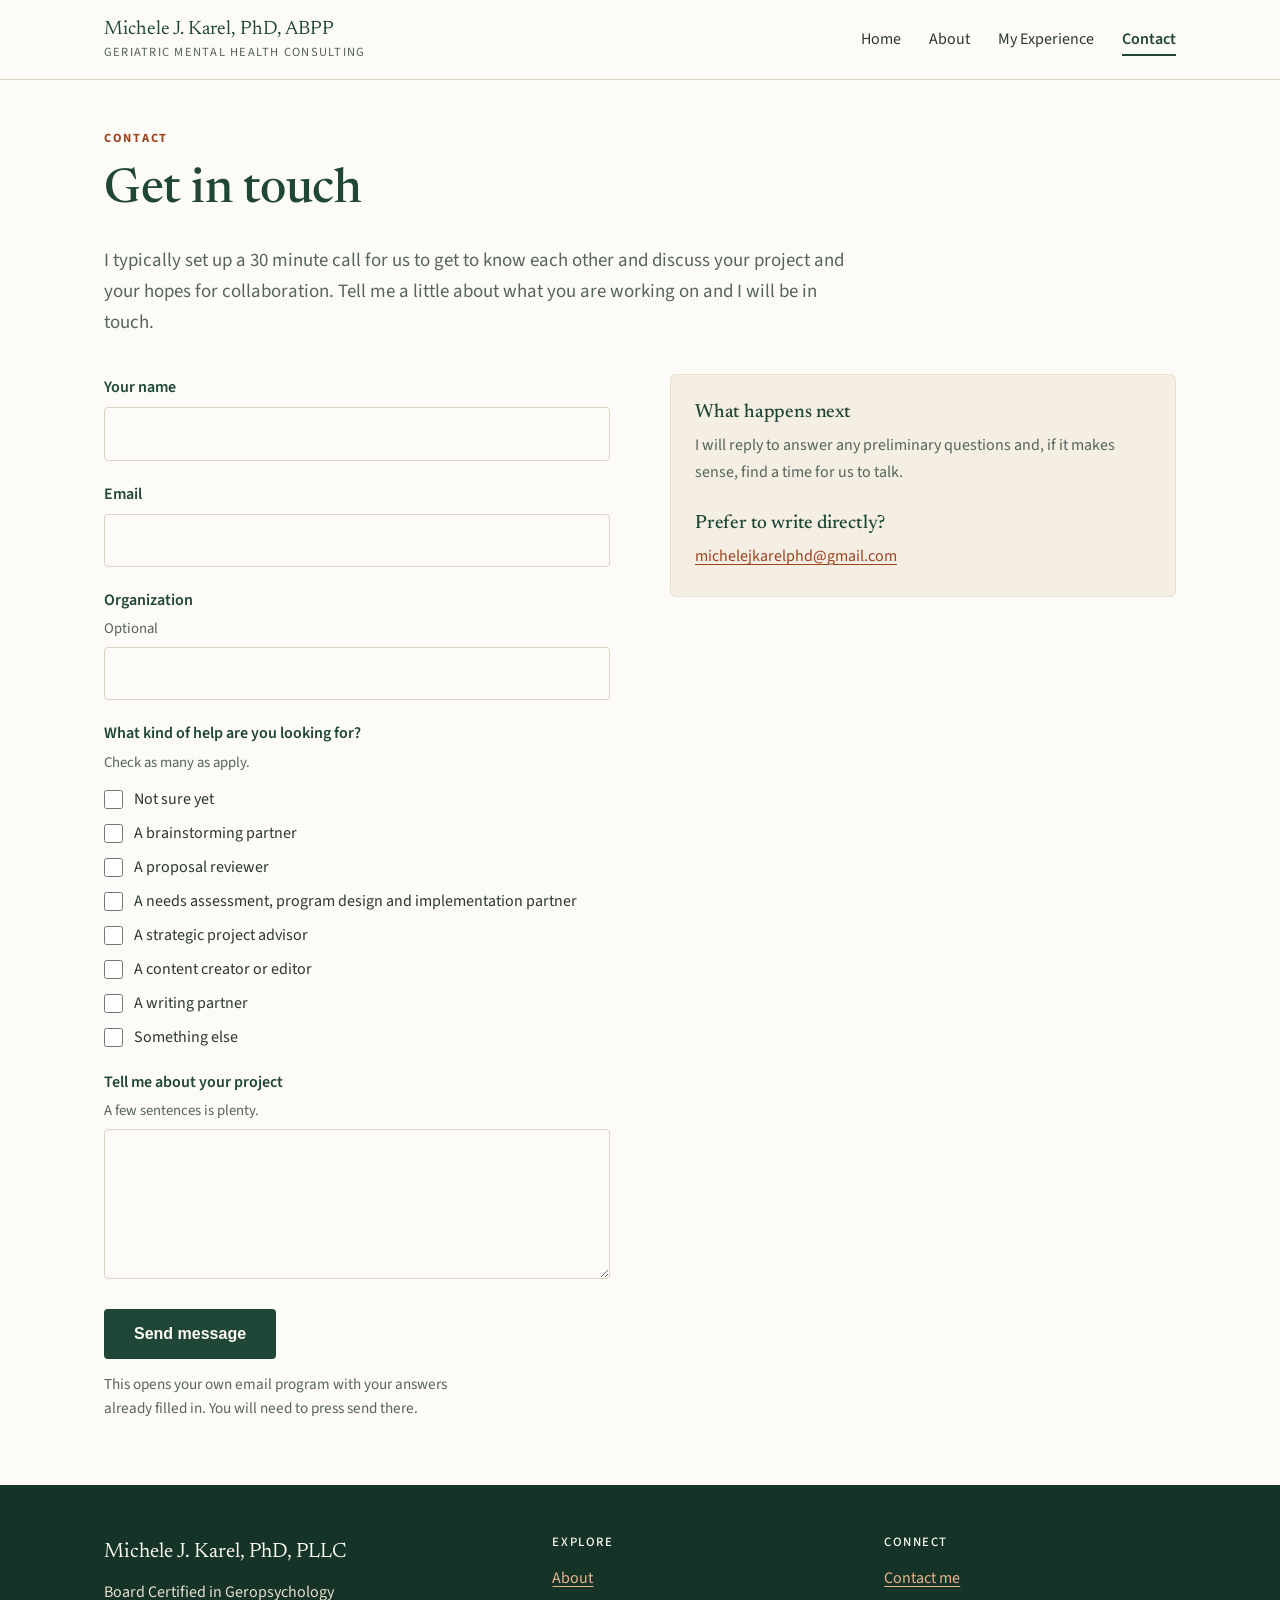
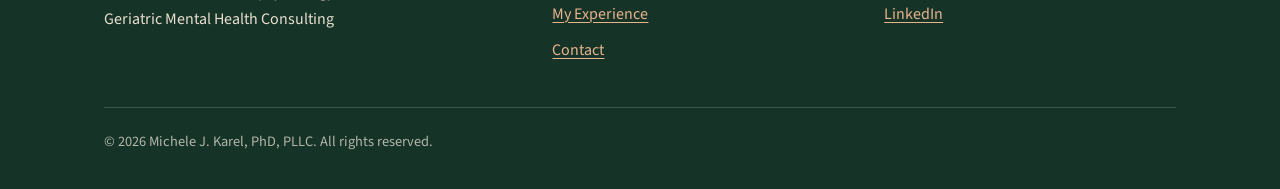
<file: contact.html>
<!DOCTYPE html>
<html lang="en">
<head>
<meta charset="utf-8">
<meta name="viewport" content="width=device-width, initial-scale=1">
<title>Contact | Michele J. Karel, PhD, ABPP</title>
<meta name="description" content="Email Michele Karel to introduce yourself or to set up a 30 minute call about your geriatric mental health project.">
<link rel="preconnect" href="https://fonts.googleapis.com">
<link rel="preconnect" href="https://fonts.gstatic.com" crossorigin>
<link href="https://fonts.googleapis.com/css2?family=Newsreader:ital,opsz,wght@0,6..72,400;0,6..72,500;0,6..72,600;1,6..72,400&family=Source+Sans+3:wght@400;600;700&display=swap" rel="stylesheet">
<link rel="stylesheet" href="styles.css">
</head>
<body>
<a class="skip-link" href="#main">Skip to main content</a>

<header class="site-header">
  <div class="wrap">
    <a class="brand" href="index.html">Michele J. Karel, PhD, ABPP<span>Geriatric Mental Health Consulting</span></a>
    <nav class="site-nav" aria-label="Main">
      <ul>
        <li><a href="index.html">Home</a></li>
        <li><a href="about.html">About</a></li>
        <li><a href="experience.html">My Experience</a></li>
        <li><a href="contact.html" aria-current="page">Contact</a></li>
      </ul>
    </nav>
  </div>
</header>

<main id="main">

  <section class="tight">
    <div class="wrap">
      <div class="section-head" style="margin-bottom:36px">
        <p class="eyebrow">Contact</p>
        <h1>Get in touch</h1>
        <p class="lede">I typically set up a 30 minute call for us to get to know each other and discuss your project and your hopes for collaboration. Tell me a little about what you are working on and I will be in touch.</p>
      </div>

      <div class="grid grid-2" style="gap:60px;align-items:start">
        <div>
          <!-- The form does not post anywhere. On submit, the script at the foot of
               this page builds a mailto: link from the answers and opens the
               visitor's email program with everything filled in. They press send.
               The action below is the no-JavaScript fallback.

               To switch to a hosted form service later, replace the action with the
               endpoint and delete the script. The fields themselves need no changes. -->
          <form class="form-grid" id="contact-form"
                action="mailto:michelejkarelphd@gmail.com" method="post" enctype="text/plain">
            <div class="field">
              <label for="name">Your name</label>
              <input type="text" id="name" name="name" autocomplete="name" required>
            </div>
            <div class="field">
              <label for="email">Email</label>
              <input type="email" id="email" name="email" autocomplete="email" required>
            </div>
            <div class="field">
              <label for="org">Organization <span class="hint">Optional</span></label>
              <input type="text" id="org" name="organization" autocomplete="organization">
            </div>
            <fieldset class="field">
              <legend>What kind of help are you looking for? <span class="hint">Check as many as apply.</span></legend>
              <div class="checks">
                <label><input type="checkbox" name="help" value="Not sure yet"> Not sure yet</label>
                <label><input type="checkbox" name="help" value="A brainstorming partner"> A brainstorming partner</label>
                <label><input type="checkbox" name="help" value="A proposal reviewer"> A proposal reviewer</label>
                <label><input type="checkbox" name="help" value="A needs assessment, program design and implementation partner"> A needs assessment, program design and implementation partner</label>
                <label><input type="checkbox" name="help" value="A strategic project advisor"> A strategic project advisor</label>
                <label><input type="checkbox" name="help" value="A content creator or editor"> A content creator or editor</label>
                <label><input type="checkbox" name="help" value="A writing partner"> A writing partner</label>
                <label><input type="checkbox" name="help" value="Something else"> Something else</label>
              </div>
            </fieldset>
            <div class="field">
              <label for="message">Tell me about your project
                <span class="hint">A few sentences is plenty.</span>
              </label>
              <textarea id="message" name="message" required></textarea>
            </div>
            <div>
              <button class="btn" type="submit">Send message</button>
              <p class="form-note">This opens your own email program with your answers
                already filled in. You will need to press send there.</p>
              <p class="form-note" id="sent-note" hidden>Your email program should have opened.
                If nothing happened, write to
                <a href="mailto:michelejkarelphd@gmail.com">michelejkarelphd@gmail.com</a> instead.</p>
            </div>
          </form>
        </div>

        <aside>
          <div class="card" style="background:var(--sand);border-color:var(--sand-deep)">
            <h3>What happens next</h3>
            <p>I will reply to answer any preliminary questions and, if it makes sense, find a time for us to talk.</p>
            <h3 style="margin-top:26px">Prefer to write directly?</h3>
            <p><a href="mailto:michelejkarelphd@gmail.com">michelejkarelphd@gmail.com</a></p>
          </div>
        </aside>
      </div>
    </div>
  </section>

</main>

<footer class="site-footer">
  <div class="wrap">
    <div class="cols">
      <div>
        <p class="name">Michele J. Karel, PhD, PLLC</p>
        <p>Board Certified in Geropsychology<br>Geriatric Mental Health Consulting</p>
      </div>
      <div>
        <h4>Explore</h4>
        <ul>
          <li><a href="about.html">About</a></li>
          <li><a href="experience.html">My Experience</a></li>
          <li><a href="contact.html">Contact</a></li>
        </ul>
      </div>
      <div>
        <h4>Connect</h4>
        <ul>
          <li><a href="contact.html">Contact me</a></li>
          <li><a href="https://www.linkedin.com/in/michele-karel-85b91113/">LinkedIn</a></li>
        </ul>
      </div>
    </div>
    <p class="fine">&copy; 2026 Michele J. Karel, PhD, PLLC. All rights reserved.</p>
  </div>
</footer>
<script>
(function () {
  var form = document.getElementById('contact-form');
  if (!form) return;
  var TO = 'michelejkarelphd@gmail.com';

  form.addEventListener('submit', function (e) {
    e.preventDefault();

    function val(n) { var el = form.elements[n]; return el && el.value ? el.value.trim() : ''; }
    var checked = Array.prototype.slice
      .call(form.querySelectorAll('input[name="help"]:checked'))
      .map(function (c) { return c.value; });

    var lines = [];
    lines.push('Name: ' + val('name'));
    lines.push('Email: ' + val('email'));
    if (val('organization')) lines.push('Organization: ' + val('organization'));
    lines.push('');
    if (checked.length) {
      lines.push('Looking for:');
      checked.forEach(function (c) { lines.push('  - ' + c); });
      lines.push('');
    }
    lines.push('About the project:');
    lines.push(val('message'));

    var subject = 'Website inquiry' + (val('name') ? ' from ' + val('name') : '');
    window.location.href = 'mailto:' + TO +
      '?subject=' + encodeURIComponent(subject) +
      '&body=' + encodeURIComponent(lines.join('\r\n'));

    var note = document.getElementById('sent-note');
    if (note) note.hidden = false;
  });
})();
</script>
</body>
</html>
</file>
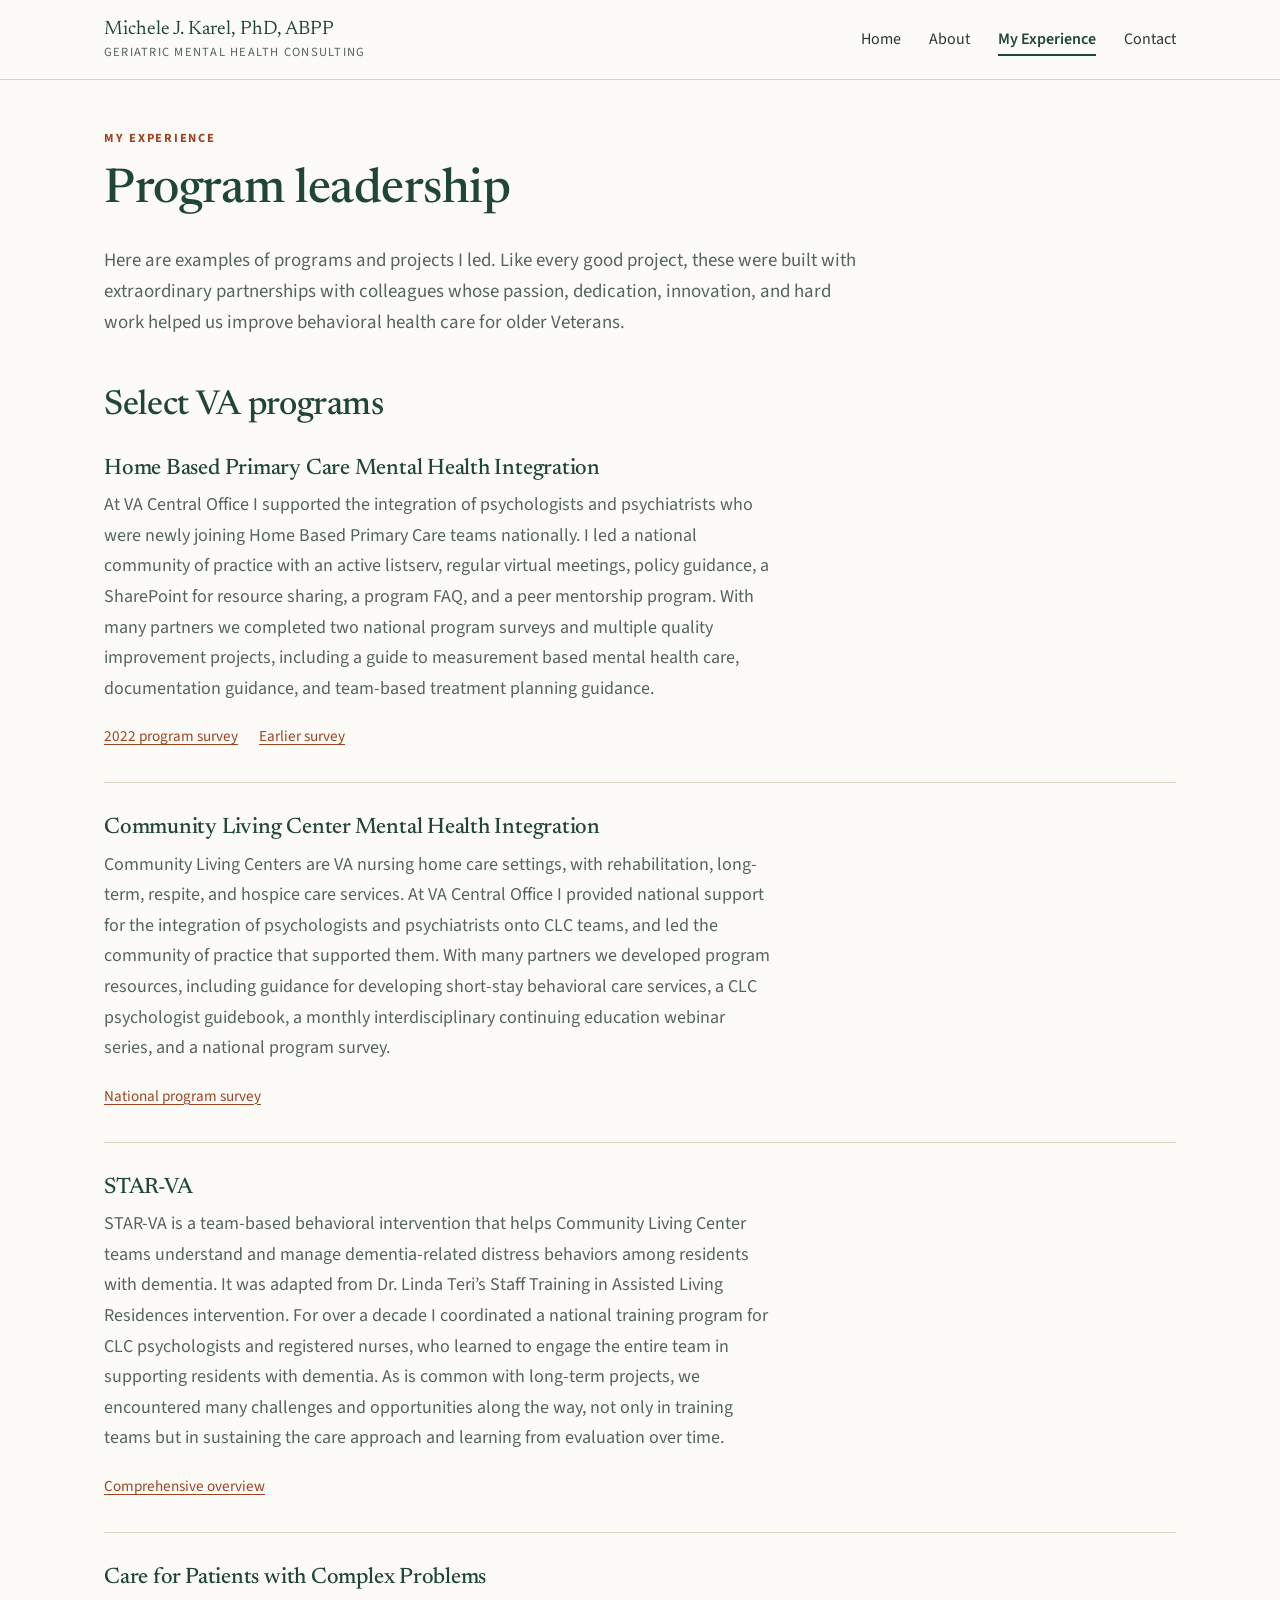
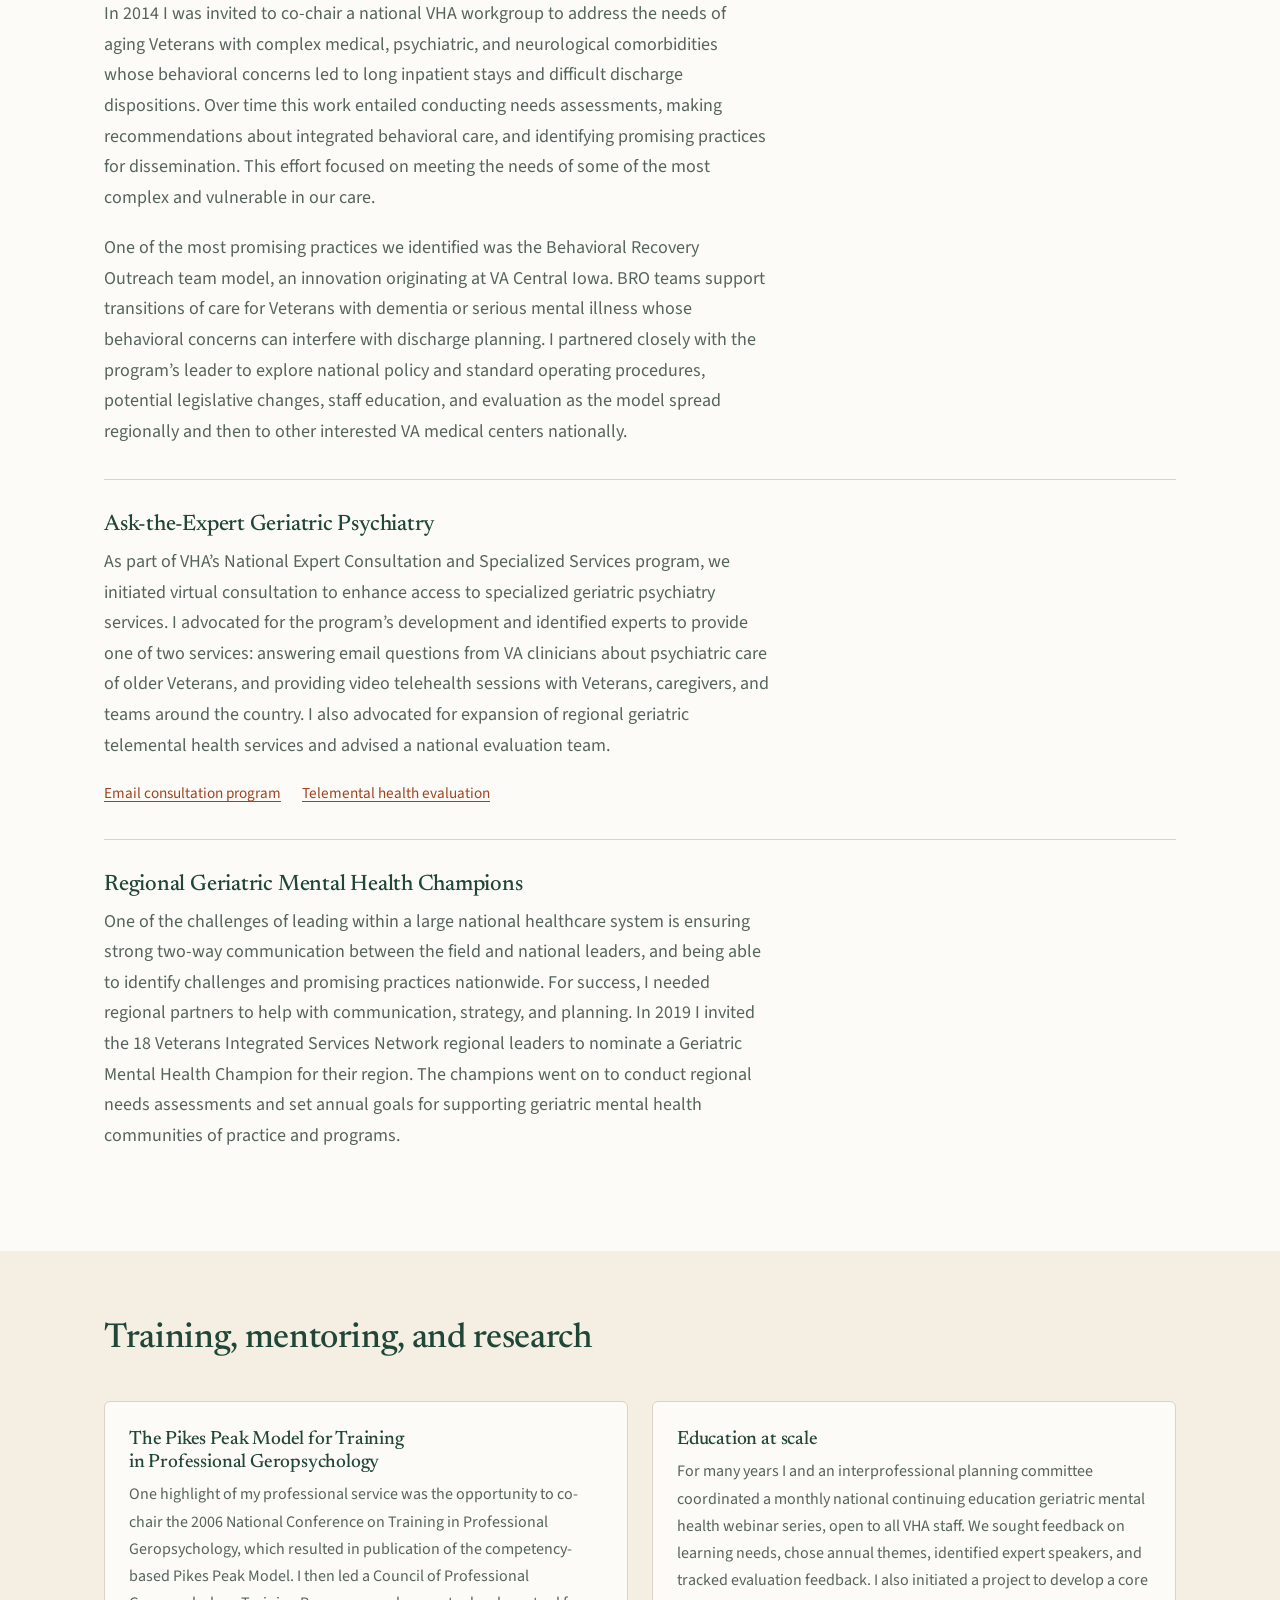
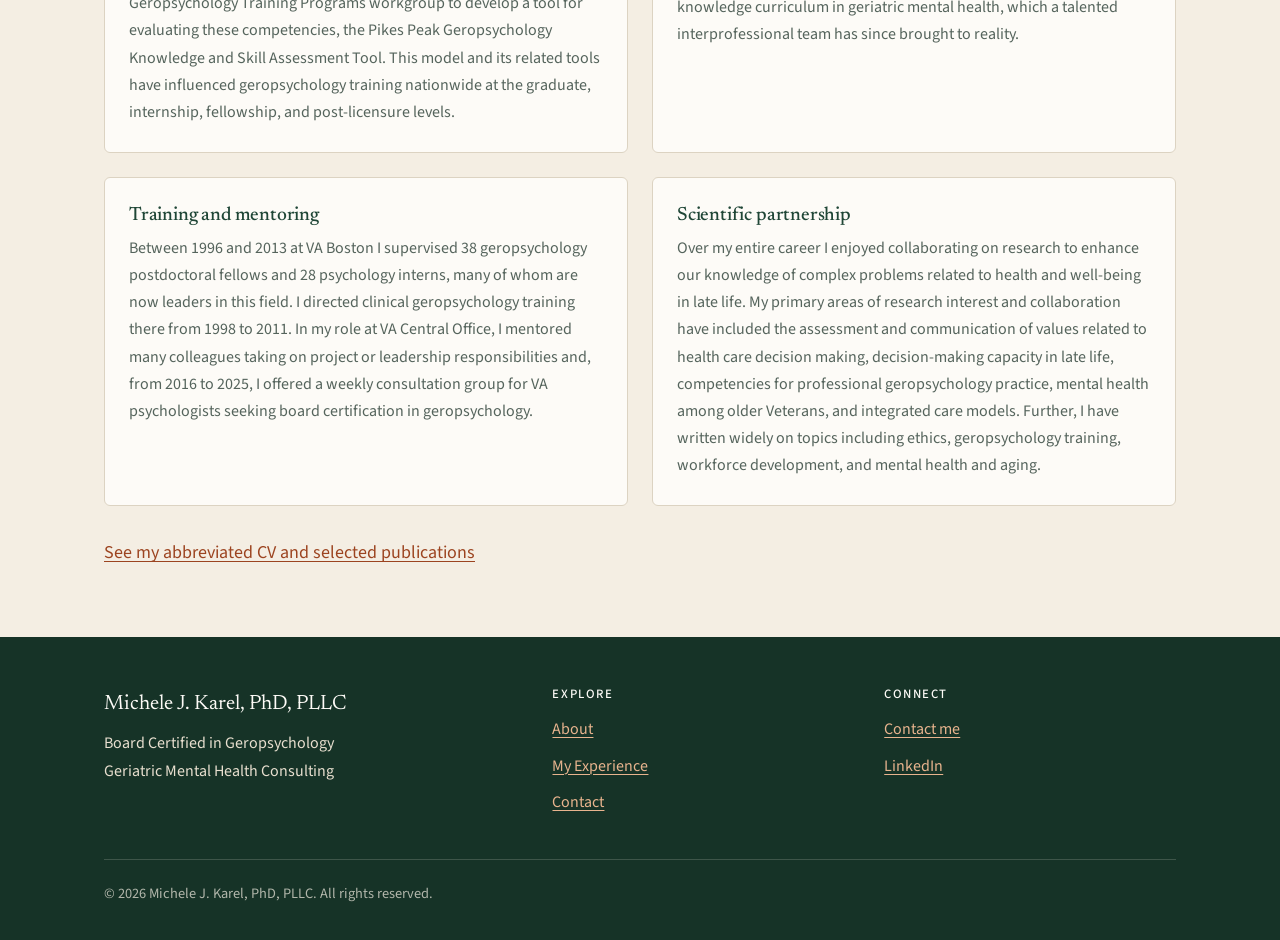
<file: experience.html>
<!DOCTYPE html>
<html lang="en">
<head>
<meta charset="utf-8">
<meta name="viewport" content="width=device-width, initial-scale=1">
<title>My Experience | Michele J. Karel, PhD, ABPP</title>
<meta name="description" content="National geriatric mental health programs led at the Veterans Health Administration: Home Based Primary Care and Community Living Center mental health integration, STAR-VA, geriatric telemental health, and the Pikes Peak Model.">
<link rel="preconnect" href="https://fonts.googleapis.com">
<link rel="preconnect" href="https://fonts.gstatic.com" crossorigin>
<link href="https://fonts.googleapis.com/css2?family=Newsreader:ital,opsz,wght@0,6..72,400;0,6..72,500;0,6..72,600;1,6..72,400&family=Source+Sans+3:wght@400;600;700&display=swap" rel="stylesheet">
<link rel="stylesheet" href="styles.css">
</head>
<body>
<a class="skip-link" href="#main">Skip to main content</a>

<header class="site-header">
  <div class="wrap">
    <a class="brand" href="index.html">Michele J. Karel, PhD, ABPP<span>Geriatric Mental Health Consulting</span></a>
    <nav class="site-nav" aria-label="Main">
      <ul>
        <li><a href="index.html">Home</a></li>
        <li><a href="about.html">About</a></li>
        <li><a href="experience.html" aria-current="page">My Experience</a></li>
        <li><a href="contact.html">Contact</a></li>
      </ul>
    </nav>
  </div>
</header>

<main id="main">

  <section class="tight">
    <div class="wrap">
      <div class="section-head" style="margin-bottom:0">
        <p class="eyebrow">My experience</p>
        <h1>Program leadership</h1>
        <p class="lede">Here are examples of programs and projects I led. Like every good project, these were built with extraordinary partnerships with colleagues whose passion, dedication, innovation, and hard work helped us improve behavioral health care for older Veterans.</p>
      </div>
    </div>
  </section>

  <section style="padding-top:0">
    <div class="wrap">
      <div class="section-head" style="margin-bottom:24px">
        <h2>Select VA programs</h2>
      </div>

      <article class="program">
        <h3>Home Based Primary Care Mental Health Integration</h3>
        <p>At VA Central Office I supported the integration of psychologists and psychiatrists who were newly joining Home Based Primary Care teams nationally. I led a national community of practice with an active listserv, regular virtual meetings, policy guidance, a SharePoint for resource sharing, a program FAQ, and a peer mentorship program. With many partners we completed two national program surveys and multiple quality improvement projects, including a guide to measurement based mental health care, documentation guidance, and team-based treatment planning guidance.</p>
        <p class="refs">
          <a href="https://pubmed.ncbi.nlm.nih.gov/36136832/">2022 program survey</a>
          <a href="https://pubmed.ncbi.nlm.nih.gov/24300165/">Earlier survey</a>
        </p>
      </article>

      <article class="program">
        <h3>Community Living Center Mental Health Integration</h3>
        <p>Community Living Centers are VA nursing home care settings, with rehabilitation, long-term, respite, and hospice care services. At VA Central Office I provided national support for the integration of psychologists and psychiatrists onto CLC teams, and led the community of practice that supported them. With many partners we developed program resources, including guidance for developing short-stay behavioral care services, a CLC psychologist guidebook, a monthly interdisciplinary continuing education webinar series, and a national program survey.</p>
        <p class="refs"><a href="https://pubmed.ncbi.nlm.nih.gov/41661565/">National program survey</a></p>
      </article>

      <article class="program">
        <h3>STAR-VA</h3>
        <p>STAR-VA is a team-based behavioral intervention that helps Community Living Center teams understand and manage dementia-related distress behaviors among residents with dementia. It was adapted from Dr. Linda Teri&rsquo;s Staff Training in Assisted Living Residences intervention. For over a decade I coordinated a national training program for CLC psychologists and registered nurses, who learned to engage the entire team in supporting residents with dementia. As is common with long-term projects, we encountered many challenges and opportunities along the way, not only in training teams but in sustaining the care approach and learning from evaluation over time.</p>
        <p class="refs"><a href="https://pubmed.ncbi.nlm.nih.gov/37262319/">Comprehensive overview</a></p>
      </article>

      <article class="program">
        <h3>Care for Patients with Complex Problems</h3>
        <p>In 2014 I was invited to co-chair a national VHA workgroup to address the needs of aging Veterans with complex medical, psychiatric, and neurological comorbidities whose behavioral concerns led to long inpatient stays and difficult discharge dispositions. Over time this work entailed conducting needs assessments, making recommendations about integrated behavioral care, and identifying promising practices for dissemination. This effort focused on meeting the needs of some of the most complex and vulnerable in our care.</p>
        <p>One of the most promising practices we identified was the Behavioral Recovery Outreach team model, an innovation originating at VA Central Iowa. BRO teams support transitions of care for Veterans with dementia or serious mental illness whose behavioral concerns can interfere with discharge planning. I partnered closely with the program&rsquo;s leader to explore national policy and standard operating procedures, potential legislative changes, staff education, and evaluation as the model spread regionally and then to other interested VA medical centers nationally.</p>
      </article>

      <article class="program">
        <h3>Ask-the-Expert Geriatric Psychiatry</h3>
        <p>As part of VHA&rsquo;s National Expert Consultation and Specialized Services program, we initiated virtual consultation to enhance access to specialized geriatric psychiatry services. I advocated for the program&rsquo;s development and identified experts to provide one of two services: answering email questions from VA clinicians about psychiatric care of older Veterans, and providing video telehealth sessions with Veterans, caregivers, and teams around the country. I also advocated for expansion of regional geriatric telemental health services and advised a national evaluation team.</p>
        <p class="refs">
          <a href="https://www.mdedge.com/fedprac/article/273342/mental-health/ask-expert-geriatric-psychiatry-vha-email-consultation-program-support-clinicians">Email consultation program</a>
          <a href="https://pubmed.ncbi.nlm.nih.gov/39678158/">Telemental health evaluation</a>
        </p>
      </article>

      <article class="program">
        <h3>Regional Geriatric Mental Health Champions</h3>
        <p>One of the challenges of leading within a large national healthcare system is ensuring strong two-way communication between the field and national leaders, and being able to identify challenges and promising practices nationwide. For success, I needed regional partners to help with communication, strategy, and planning. In 2019 I invited the 18 Veterans Integrated Services Network regional leaders to nominate a Geriatric Mental Health Champion for their region. The champions went on to conduct regional needs assessments and set annual goals for supporting geriatric mental health communities of practice and programs.</p>
      </article>

    </div>
  </section>

  <!-- ============ TRAINING, MENTORING, RESEARCH ============ -->
  <section class="band-sand">
    <div class="wrap">
      <div class="section-head">
        <h2>Training, mentoring, and research</h2>
      </div>
      <div class="grid grid-4">
        <div class="card">
          <h3>The Pikes Peak Model for Training in Professional Geropsychology</h3>
          <p>One highlight of my professional service was the opportunity to co-chair the 2006 National Conference on Training in Professional Geropsychology, which resulted in publication of the competency-based Pikes Peak Model. I then led a Council of Professional Geropsychology Training Programs workgroup to develop a tool for evaluating these competencies, the Pikes Peak Geropsychology Knowledge and Skill Assessment Tool. This model and its related tools have influenced geropsychology training nationwide at the graduate, internship, fellowship, and post-licensure levels.</p>
        </div>
        <div class="card">
          <h3>Education at scale</h3>
          <p>For many years I and an interprofessional planning committee coordinated a monthly national continuing education geriatric mental health webinar series, open to all VHA staff. We sought feedback on learning needs, chose annual themes, identified expert speakers, and tracked evaluation feedback. I also initiated a project to develop a core knowledge curriculum in geriatric mental health, which a talented interprofessional team has since brought to reality.</p>
        </div>
        <div class="card">
          <h3>Training and mentoring</h3>
          <p>Between 1996 and 2013 at VA Boston I supervised 38 geropsychology postdoctoral fellows and 28 psychology interns, many of whom are now leaders in this field. I directed clinical geropsychology training there from 1998 to 2011. In my role at VA Central Office, I mentored many colleagues taking on project or leadership responsibilities and, from 2016 to 2025, I offered a weekly consultation group for VA psychologists seeking board certification in geropsychology.</p>
        </div>
        <div class="card">
          <h3>Scientific partnership</h3>
          <p>Over my entire career I enjoyed collaborating on research to enhance our knowledge of complex problems related to health and well-being in late life. My primary areas of research interest and collaboration have included the assessment and communication of values related to health care decision making, decision-making capacity in late life, competencies for professional geropsychology practice, mental health among older Veterans, and integrated care models. Further, I have written widely on topics including ethics, geropsychology training, workforce development, and mental health and aging.</p>
        </div>
      </div>
      <p style="margin-top:32px"><a href="about.html">See my abbreviated CV and selected publications</a></p>
    </div>
  </section>

</main>

<footer class="site-footer">
  <div class="wrap">
    <div class="cols">
      <div>
        <p class="name">Michele J. Karel, PhD, PLLC</p>
        <p>Board Certified in Geropsychology<br>Geriatric Mental Health Consulting</p>
      </div>
      <div>
        <h4>Explore</h4>
        <ul>
          <li><a href="about.html">About</a></li>
          <li><a href="experience.html">My Experience</a></li>
          <li><a href="contact.html">Contact</a></li>
        </ul>
      </div>
      <div>
        <h4>Connect</h4>
        <ul>
          <li><a href="contact.html">Contact me</a></li>
          <li><a href="https://www.linkedin.com/in/michele-karel-85b91113/">LinkedIn</a></li>
        </ul>
      </div>
    </div>
    <p class="fine">&copy; 2026 Michele J. Karel, PhD, PLLC. All rights reserved.</p>
  </div>
</footer>
</body>
</html>
</file>
<file: styles.css>
/* ==========================================================================
   Michele J. Karel, PhD, ABPP — Geriatric Mental Health Consulting
   Generous type (18px base), high contrast, wide line-height. Accessibility
   is a design principle here: the practice serves older adults and the
   people who care for them.
   ========================================================================== */

:root {
  --forest:      #1F4636;
  --forest-deep: #163327;
  --moss:        #3E6B54;
  --ink:         #2B3733;
  --muted:       #55645C;
  --terracotta:  #9C4420;
  --terracotta-light: #C2703F;
  --cream:       #FDFBF7;
  --sand:        #F4EEE3;
  --sand-deep:   #E8DFCF;
  --line:        #DCD3C2;

  --serif: "Newsreader", Georgia, "Times New Roman", serif;
  --sans:  "Source Sans 3", -apple-system, BlinkMacSystemFont, "Segoe UI", sans-serif;

  --wrap: 1120px;
  --narrow: 760px;
}

*, *::before, *::after { box-sizing: border-box; }

html { scroll-behavior: smooth; }
@media (prefers-reduced-motion: reduce) {
  html { scroll-behavior: auto; }
  * { animation-duration: .01ms !important; transition-duration: .01ms !important; }
}

body {
  margin: 0;
  font-family: var(--sans);
  font-size: 18px;
  line-height: 1.7;
  color: var(--ink);
  background: var(--cream);
  -webkit-font-smoothing: antialiased;
}

h1, h2, h3, h4 {
  font-family: var(--serif);
  font-weight: 500;
  color: var(--forest);
  line-height: 1.2;
  margin: 0 0 .5em;
  letter-spacing: -0.01em;
  text-wrap: balance;
}

h1 { font-size: clamp(2.1rem, 4.6vw, 3rem); }
h2 { font-size: clamp(1.6rem, 3.2vw, 2.15rem); }
h3 { font-size: 1.2rem; }

p { margin: 0 0 1.1em; }
p:last-child { margin-bottom: 0; }

a { color: var(--terracotta); text-decoration-thickness: 1px; text-underline-offset: 3px; }
a:hover { color: var(--forest); }
a:focus-visible,
button:focus-visible,
input:focus-visible,
textarea:focus-visible,
select:focus-visible,
summary:focus-visible {
  outline: 3px solid var(--terracotta);
  outline-offset: 3px;
  border-radius: 2px;
}

img { max-width: 100%; height: auto; display: block; }

.wrap { max-width: var(--wrap); margin: 0 auto; padding: 0 24px; }
.narrow { max-width: var(--narrow); }

.skip-link {
  position: absolute; left: -9999px; top: 0;
  background: var(--forest); color: var(--cream);
  padding: 12px 20px; z-index: 100; font-weight: 600;
}
.skip-link:focus { left: 0; color: var(--cream); }

/* ---------- Header / nav ---------- */

.site-header {
  border-bottom: 1px solid var(--line);
  background: var(--cream);
  position: sticky; top: 0; z-index: 50;
}
.site-header .wrap {
  display: flex; align-items: center; justify-content: space-between;
  gap: 24px; padding-top: 18px; padding-bottom: 18px;
  flex-wrap: wrap;
}
.brand {
  font-family: var(--serif);
  font-size: 1.22rem;
  color: var(--forest);
  text-decoration: none;
  line-height: 1.25;
}
.brand span {
  display: block;
  font-family: var(--sans);
  font-size: .78rem;
  letter-spacing: .1em;
  text-transform: uppercase;
  color: var(--muted);
  margin-top: 3px;
}
.brand:hover { color: var(--terracotta); }

.site-nav ul {
  list-style: none; margin: 0; padding: 0;
  display: flex; gap: 28px; flex-wrap: wrap; align-items: center;
}
.site-nav a {
  color: var(--ink); text-decoration: none; font-size: 1rem;
  padding: 4px 0; border-bottom: 2px solid transparent;
}
.site-nav a:hover { color: var(--terracotta); border-bottom-color: var(--terracotta); }
.site-nav a[aria-current="page"] { color: var(--forest); border-bottom-color: var(--forest); font-weight: 600; }

/* ---------- Buttons ---------- */

.btn {
  display: inline-block;
  background: var(--forest);
  color: var(--cream);
  padding: 14px 28px;
  border-radius: 4px;
  text-decoration: none;
  font-weight: 600;
  font-size: 1rem;
  border: 2px solid var(--forest);
  cursor: pointer;
  transition: background .18s ease, color .18s ease;
}
.btn:hover { background: var(--forest-deep); border-color: var(--forest-deep); color: var(--cream); }
.btn-ghost { background: transparent; color: var(--forest); }
.btn-ghost:hover { background: var(--forest); color: var(--cream); }
.btn-light { background: transparent; color: var(--cream); border-color: var(--cream); }
.btn-light:hover { background: var(--cream); color: var(--forest); border-color: var(--cream); }

/* ---------- Sections ---------- */

section { padding: 68px 0; }
section.tight { padding: 48px 0; }
.band-sand { background: var(--sand); }
.band-forest { background: var(--forest); color: var(--sand); }
.band-forest h1, .band-forest h2, .band-forest h3 { color: var(--cream); }
.band-forest a { color: #E8B48E; }
.band-forest a:hover { color: var(--cream); }

.eyebrow {
  font-size: .78rem; letter-spacing: .14em; text-transform: uppercase;
  color: var(--terracotta); font-weight: 700; margin-bottom: 14px;
}
.band-forest .eyebrow { color: #E8B48E; }

.lede { font-size: 1.18rem; line-height: 1.65; color: var(--muted); }
.band-forest .lede { color: var(--sand-deep); }

.section-head { max-width: var(--narrow); margin-bottom: 40px; }
.section-head p:last-child { margin-bottom: 0; }

/* ---------- Hero ---------- */

.hero { padding: 72px 0 60px; }
.hero .wrap {
  display: grid; grid-template-columns: 1.25fr .85fr;
  gap: 64px; align-items: center;
}
.hero h1 { margin-bottom: .3em; }
.hero .credential {
  font-family: var(--sans); font-size: 1rem; color: var(--muted);
  letter-spacing: .04em; margin-bottom: 22px;
}
.hero .tagline {
  font-size: 1.15rem; line-height: 1.65; color: var(--ink);
}
.hero-actions { display: flex; gap: 16px; flex-wrap: wrap; margin-top: 30px; }

.portrait {
  border-radius: 6px;
  box-shadow: 0 18px 44px rgba(31, 70, 54, .16);
  width: 100%;
}
.portrait-frame { position: relative; }
.portrait-frame::after {
  content: ""; position: absolute; inset: 14px -14px -14px 14px;
  border: 2px solid var(--sand-deep); border-radius: 6px; z-index: -1;
}

/* ---------- Mission pull quote ---------- */

.mission {
  font-family: var(--serif);
  font-size: clamp(1.4rem, 3vw, 1.95rem);
  line-height: 1.4;
  color: var(--cream);
  margin: 0;
  max-width: 900px;
}

/* ---------- Ways to work: compact 3-up card grid ---------- */

.ways-grid {
  display: grid; grid-template-columns: repeat(3, 1fr); gap: 22px;
}
.way {
  background: var(--cream);
  border: 1px solid var(--line);
  border-radius: 6px;
  padding: 26px 24px;
  display: flex; flex-direction: column; gap: 10px;
}
.way h3 { margin: 0; font-size: 1.15rem; }
.way p { margin: 0; font-size: 1rem; color: var(--muted); flex: 1; }
.way .effort {
  font-size: .78rem; letter-spacing: .1em; text-transform: uppercase;
  color: var(--terracotta); font-weight: 700;
  padding-top: 4px;
}
.ways-note { margin-top: 30px; font-size: 1.05rem; color: var(--muted); }

/* ---------- CARES: one row per principle, letters form a spine ---------- */

.principles { display: grid; }
.principle {
  display: grid; grid-template-columns: 76px 1fr;
  gap: 30px; align-items: start;
  padding: 26px 0;
  border-top: 1px solid var(--line);
}
.principle:last-child { border-bottom: 1px solid var(--line); }
.principle .letter {
  font-family: var(--serif);
  font-size: 2.7rem; line-height: .95;
  color: var(--terracotta); font-weight: 600;
  text-align: center;
}
.principle h3 { margin: 0 0 .35em; font-size: 1.18rem; }
.principle p { margin: 0; font-size: 1rem; color: var(--muted); }

/* ---------- Areas of focus: three labelled groups ----------
   A flat list broke down because one item (late life concerns) is a category
   with five topics inside it, while the rest are single topics. Grouping lets
   that one keep its detail on a second line without wrecking the alignment. */

.focus-groups {
  display: grid; grid-template-columns: repeat(2, 1fr);
  gap: 44px 64px;
}

/* Ethics and competencies belong to the profession rather than to a patient
   group or a care setting, so they close the section instead of being forced
   into a third column with a label that fits neither. */
.focus-note {
  margin-top: 42px; padding-top: 26px;
  border-top: 1px solid var(--line);
  font-size: 1.08rem; line-height: 1.6; color: var(--muted);
  max-width: 80ch;
}
.focus-note strong { color: var(--ink); font-weight: 600; }
.focus-group h3 {
  font-family: var(--sans);
  font-size: .78rem; letter-spacing: .13em; text-transform: uppercase;
  color: var(--terracotta); font-weight: 700;
  margin: 0 0 18px; padding-bottom: 12px;
  border-bottom: 2px solid var(--sand-deep);
}
.focus-group ul { list-style: none; margin: 0; padding: 0; }
.focus-group li {
  margin-bottom: 20px;
  font-size: 1.05rem; line-height: 1.5; color: var(--ink);
}
.focus-group li:last-child { margin-bottom: 0; }
/* The specifics under "late life mental health concerns" are a sub-item, not a
   second sentence, so they are indented as well as set smaller and muted. */
.focus-group li span {
  display: block;
  margin-top: 9px;
  padding-left: 17px;
  font-size: .95rem; line-height: 1.5; color: var(--muted);
}

/* ---------- Program / work entries ---------- */

.program { padding: 32px 0; border-top: 1px solid var(--line); }
.program:first-of-type { border-top: none; padding-top: 4px; }
.program h3 { font-size: 1.4rem; margin-bottom: .35em; }
.program .meta {
  font-size: .82rem; letter-spacing: .09em; text-transform: uppercase;
  color: var(--terracotta); font-weight: 700; margin-bottom: 10px;
}
.program p { color: var(--muted); max-width: 74ch; }
.refs { font-size: .95rem; margin-top: 10px; }
.refs a { margin-right: 18px; white-space: nowrap; }

/* ---------- Cards (honors, sidebars) ---------- */

.grid { display: grid; gap: 24px; }
.grid-2 { grid-template-columns: repeat(2, 1fr); }
.grid-3 { grid-template-columns: repeat(3, 1fr); }
.grid-4 { grid-template-columns: repeat(2, 1fr); }

.card {
  background: var(--cream);
  border: 1px solid var(--line);
  border-radius: 6px;
  padding: 26px 24px;
}
.card h3 { margin-bottom: .4em; }
.card p { font-size: 1rem; color: var(--muted); }

/* ---------- CV lists ---------- */

.cv-block { margin-bottom: 50px; }
.cv-block h2 {
  font-size: 1.5rem; padding-bottom: 10px;
  border-bottom: 2px solid var(--sand-deep); margin-bottom: 22px;
}
.cv-list { list-style: none; margin: 0; padding: 0; }
.cv-list li {
  display: grid; grid-template-columns: 130px 1fr; gap: 24px;
  padding: 13px 0; border-bottom: 1px solid var(--line);
  align-items: baseline;
}
.cv-list li:last-child { border-bottom: none; }
.cv-list .when {
  color: var(--terracotta); font-weight: 600; font-size: .95rem;
  font-variant-numeric: tabular-nums;
}
.cv-list .what strong { display: block; color: var(--forest); font-weight: 600; }
.cv-list .what span { color: var(--muted); font-size: 1rem; }

.pubs { list-style: none; margin: 0; padding: 0; }
.pubs li {
  font-size: .98rem; line-height: 1.6; color: var(--ink);
  padding: 12px 0 12px 22px; border-bottom: 1px solid var(--line);
  text-indent: -22px;
}
.pubs li:last-child { border-bottom: none; }
.pubs a { word-break: break-word; }

details.more {
  margin-top: 16px;
  border: 1px solid var(--line); border-radius: 6px;
  background: var(--sand);
}
details.more > summary {
  cursor: pointer; padding: 14px 20px; font-weight: 600;
  color: var(--forest); list-style-position: inside;
}
details.more > summary:hover { color: var(--terracotta); }
details.more > div { padding: 0 20px 12px; }

/* ---------- Form ---------- */

.form-grid { display: grid; gap: 20px; max-width: 620px; }
.field label {
  display: block; font-weight: 600; color: var(--forest);
  margin-bottom: 6px; font-size: 1rem;
}
.field .hint { font-weight: 400; color: var(--muted); font-size: .92rem; display: block; margin-top: 2px; }
.field input, .field textarea, .field select {
  width: 100%; padding: 12px 14px; font: inherit; font-size: 1rem;
  border: 1px solid var(--line); border-radius: 4px;
  background: var(--cream); color: var(--ink);
}
.field textarea { min-height: 150px; resize: vertical; }
.form-note {
  margin-top: 14px; max-width: 46ch;
  font-size: .95rem; line-height: 1.55; color: var(--muted);
}
#sent-note { color: var(--terracotta); }

/* ---------- Testimonials ---------- */

.quote {
  background: var(--cream); border: 1px solid var(--line);
  border-radius: 6px; padding: 28px 26px;
}
.quote blockquote {
  margin: 0 0 16px; font-family: var(--serif); font-size: 1.12rem;
  line-height: 1.55; color: var(--forest);
}
.quote cite { font-style: normal; font-size: .95rem; color: var(--muted); }

/* ---------- Testimonials: horizontal scroll strip (five quotes) ---------- */

.testi-scroll {
  display: flex; gap: 22px;
  overflow-x: auto; overflow-y: hidden;
  scroll-snap-type: x proximity;
  padding: 4px 4px 18px;
  margin: 0 -4px;
  scrollbar-width: thin;
}
.testi-scroll:focus-visible { outline: 3px solid var(--terracotta); outline-offset: 4px; border-radius: 6px; }
.testi-scroll > .quote {
  scroll-snap-align: start;
  flex: 0 0 min(390px, 82%);
  display: flex; flex-direction: column;
}
/* Collapsed by default so the row of quotes stays a tidy band rather than a
   wall of text. The .is-clamped class is added by script, so with JavaScript
   off the full quote simply shows. */
.quote.is-clamped blockquote {
  display: -webkit-box;
  -webkit-box-orient: vertical;
  -webkit-line-clamp: 5;
  line-clamp: 5;
  overflow: hidden;
}
.quote.is-clamped.is-open blockquote {
  display: block;
  -webkit-line-clamp: unset;
  line-clamp: unset;
  overflow: visible;
}
.quote-more {
  align-self: flex-start;
  margin-top: 10px; padding: 2px 0;
  background: none; border: 0; border-bottom: 1px solid currentColor;
  font: inherit; font-size: .95rem; font-weight: 600;
  color: var(--terracotta); cursor: pointer;
}
.quote-more:hover { color: var(--forest); }
.quote .who { margin-top: auto; padding-top: 16px; border-top: 1px solid var(--line); }
.quote.is-clamped .who { margin-top: 18px; }
.quote .who strong { display: block; color: var(--forest); font-weight: 600; font-size: 1rem; }
.quote .who span { display: block; color: var(--muted); font-size: .92rem; line-height: 1.45; }

.testi-nav { display: flex; gap: 10px; margin-top: 10px; }
.testi-btn {
  width: 44px; height: 44px; border-radius: 50%;
  border: 1px solid var(--line); background: var(--cream);
  color: var(--forest); font-size: 1.1rem; line-height: 1;
  cursor: pointer; display: grid; place-items: center;
  transition: background .15s ease, border-color .15s ease;
}
.testi-btn:hover { background: var(--forest); border-color: var(--forest); color: var(--cream); }

/* ---------- Abbreviated CV accordion (lives on the About page) ---------- */

.cv-acc {
  border-bottom: 1px solid var(--line);
  background: transparent;
}
.cv-acc:first-of-type { border-top: 1px solid var(--line); }
.cv-acc > summary {
  cursor: pointer;
  padding: 20px 8px 20px 0;
  font-family: var(--serif); font-size: 1.28rem; color: var(--forest);
  list-style: none;
  display: flex; align-items: center; justify-content: space-between; gap: 16px;
}
.cv-acc > summary::-webkit-details-marker { display: none; }
.cv-acc > summary::after {
  content: "+"; font-family: var(--sans); font-size: 1.5rem; font-weight: 400;
  color: var(--terracotta); line-height: 1; flex: none;
}
.cv-acc[open] > summary::after { content: "\2212"; }
.cv-acc > summary:hover { color: var(--terracotta); }
.cv-acc .acc-body { padding: 0 0 26px; }
.cv-acc .acc-body > p:first-child { margin-top: 0; }
.pub-area { margin-bottom: 30px; }
.pub-area:last-child { margin-bottom: 6px; }
.pub-area h4 {
  font-family: var(--sans); font-size: .82rem; letter-spacing: .09em;
  text-transform: uppercase; color: var(--terracotta); font-weight: 700;
  margin: 0 0 10px;
}

/* ---------- Pointer to another page ---------- */

.pagelink {
  display: block;
  border: 1px solid var(--line); border-radius: 6px;
  padding: 26px 28px; background: var(--cream);
  text-decoration: none;
  transition: border-color .15s ease, background .15s ease;
}
.pagelink:hover { border-color: var(--moss); background: var(--sand); }
.pagelink strong {
  display: block; font-family: var(--serif); font-weight: 500;
  font-size: 1.35rem; color: var(--forest); margin-bottom: 6px;
}
.pagelink span { display: block; color: var(--muted); font-size: 1rem; }
.pagelink em { font-style: normal; color: var(--terracotta); font-weight: 600; }

/* ---------- Checkbox group ---------- */

.checks { display: grid; gap: 10px; margin-top: 4px; }
.checks label {
  display: flex; align-items: flex-start; gap: 11px;
  font-weight: 400; color: var(--ink); font-size: 1rem;
  line-height: 1.5; cursor: pointer; margin: 0;
}
.checks input[type="checkbox"] {
  width: 19px; height: 19px; flex: none; margin: 3px 0 0;
  accent-color: var(--forest);
}
fieldset.field { border: 0; padding: 0; margin: 0; }
fieldset.field legend {
  padding: 0; font-weight: 600; color: var(--forest);
  margin-bottom: 8px; font-size: 1rem;
}

/* ---------- Footer ---------- */

.site-footer {
  background: var(--forest-deep); color: var(--sand-deep);
  padding: 50px 0 34px; font-size: 1rem;
}
.site-footer a { color: #E8B48E; }
.site-footer a:hover { color: var(--cream); }
.site-footer .cols {
  display: grid; grid-template-columns: 1.4fr 1fr 1fr; gap: 40px;
  margin-bottom: 34px;
}
.site-footer h4 {
  color: var(--cream); font-family: var(--sans); font-size: .8rem;
  letter-spacing: .12em; text-transform: uppercase; margin-bottom: 14px;
}
.site-footer ul { list-style: none; margin: 0; padding: 0; }
.site-footer li { margin-bottom: 9px; }
.site-footer .name { font-family: var(--serif); font-size: 1.3rem; color: var(--cream); margin-bottom: 8px; }
.site-footer .fine {
  border-top: 1px solid rgba(244,238,227,.18); padding-top: 22px;
  font-size: .9rem; color: rgba(244,238,227,.7);
}

/* ---------- Responsive ---------- */

@media (max-width: 980px) {
  .ways-grid { grid-template-columns: repeat(2, 1fr); }
}

@media (max-width: 900px) {
  .hero .wrap { grid-template-columns: 1fr; gap: 40px; }
  .hero .portrait-frame { max-width: 380px; }
  .portrait-frame::after { display: none; }
  .grid-3 { grid-template-columns: repeat(2, 1fr); }
  .grid-4 { grid-template-columns: repeat(2, 1fr); }
  .site-footer .cols { grid-template-columns: 1fr 1fr; }
}

@media (max-width: 640px) {
  body { font-size: 17px; }
  section { padding: 48px 0; }
  .grid-2, .grid-3, .grid-4, .ways-grid { grid-template-columns: 1fr; }
  .cv-acc > summary { font-size: 1.12rem; }
  .focus-groups { grid-template-columns: 1fr; gap: 36px; }
  /* The stacked brand + nav eats too much of a phone screen to stay pinned. */
  .site-header { position: static; }
  .site-header .wrap { padding-top: 14px; padding-bottom: 14px; }
  .site-nav ul { gap: 18px; }
  .site-nav a { font-size: .95rem; }
  .brand { font-size: 1.08rem; }
  .principle { grid-template-columns: 48px 1fr; gap: 18px; }
  .principle .letter { font-size: 2rem; }
  .cv-list li { grid-template-columns: 1fr; gap: 4px; }
  .site-footer .cols { grid-template-columns: 1fr; gap: 28px; }
}

.testi-btn[disabled] { opacity: .35; cursor: default; }
.testi-btn[disabled]:hover { background: var(--cream); border-color: var(--line); color: var(--forest); }
</file>
